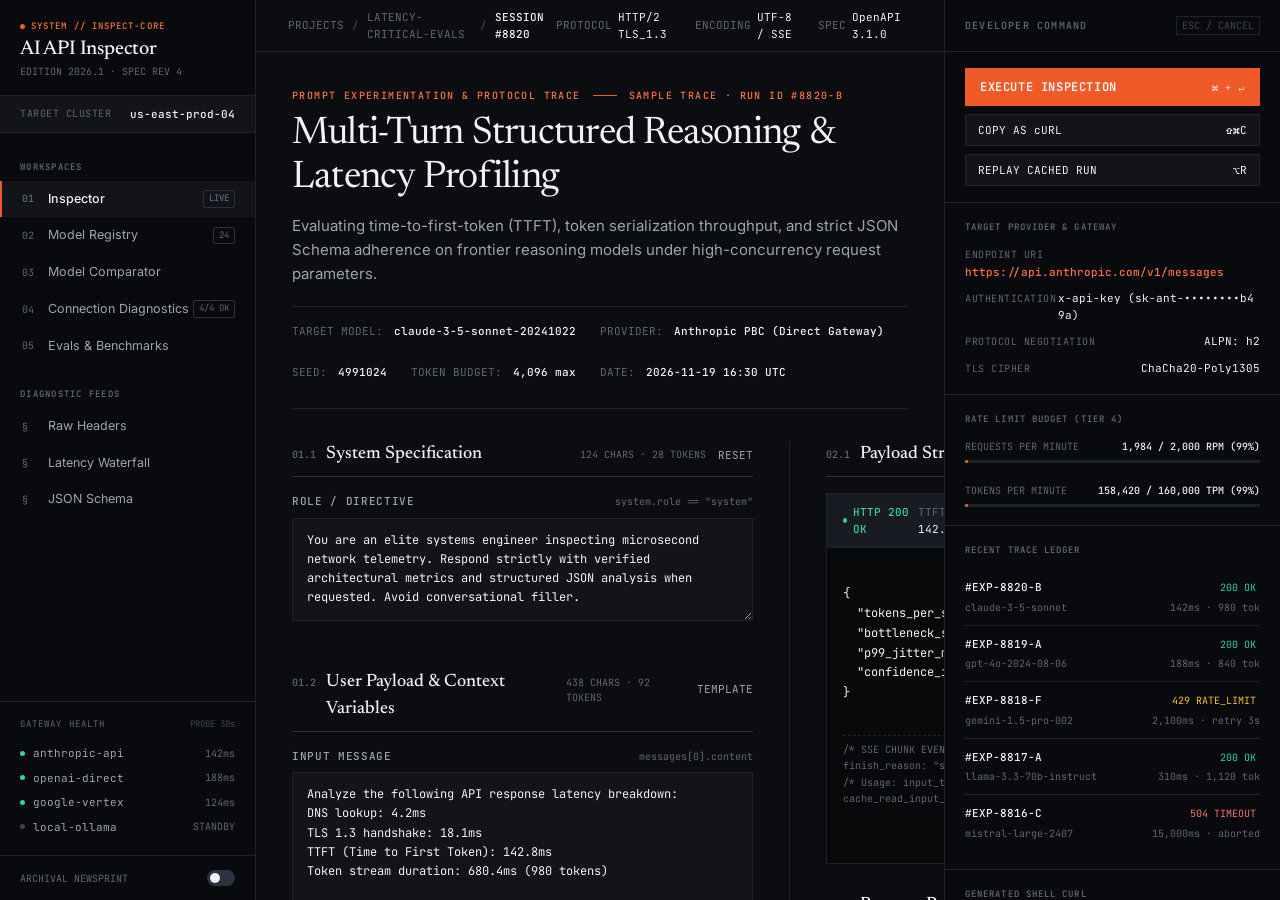
<file: index.html>
<!DOCTYPE html>
<html lang="en">
<head>
  <meta charset="UTF-8">
  <meta name="viewport" content="width=device-width, initial-scale=1.0">
  <title>AI API Inspector — Session 8820 / Prompt Experimentation & Telemetry</title>
  <link rel="stylesheet" href="styles.css">
</head>
<body>
  <!-- Pure CSS Theme Controller -->
  <input type="checkbox" id="theme-toggle" style="display:none;" aria-hidden="true">

  <div class="app-container">

    <!-- ====================================================================
         LEFT NAVIGATION SIDEBAR (Editorial Index & System Health)
         ==================================================================== -->
    <aside class="sidebar" aria-label="Primary Navigation">
      <div>
        <div class="sidebar-masthead">
          <div class="brand-meta">
            <span class="pulse-dot"></span>
            <span>SYSTEM // INSPECT-CORE</span>
          </div>
          <h1 class="brand-title">AI API Inspector</h1>
          <div class="brand-edition">EDITION 2026.1 · SPEC REV 4</div>
        </div>

        <div class="sidebar-scope">
          <span class="scope-label">TARGET CLUSTER</span>
          <span class="scope-value">us-east-prod-04</span>
        </div>

        <nav class="sidebar-nav-container">
          <div class="nav-section-title">Workspaces</div>
          <ul class="nav-list">
            <li class="nav-item">
              <a href="index.html" class="nav-link active">
                <div class="nav-link-left">
                  <span class="nav-index">01</span>
                  <span>Inspector</span>
                </div>
                <span class="nav-badge">LIVE</span>
              </a>
            </li>
            <li class="nav-item">
              <a href="models.html" class="nav-link">
                <div class="nav-link-left">
                  <span class="nav-index">02</span>
                  <span>Model Registry</span>
                </div>
                <span class="nav-badge">24</span>
              </a>
            </li>
            <li class="nav-item">
              <a href="compare.html" class="nav-link">
                <div class="nav-link-left">
                  <span class="nav-index">03</span>
                  <span>Model Comparator</span>
                </div>
              </a>
            </li>
            <li class="nav-item">
              <a href="connections.html" class="nav-link">
                <div class="nav-link-left">
                  <span class="nav-index">04</span>
                  <span>Connection Diagnostics</span>
                </div>
                <span class="nav-badge">4/4 OK</span>
              </a>
            </li>
            <li class="nav-item">
              <a href="benchmarks.html" class="nav-link">
                <div class="nav-link-left">
                  <span class="nav-index">05</span>
                  <span>Evals & Benchmarks</span>
                </div>
              </a>
            </li>
          </ul>

          <div class="nav-section-title" style="margin-top: 12px;">Diagnostic Feeds</div>
          <ul class="nav-list">
            <li class="nav-item">
              <a href="#headers-spec" class="nav-link">
                <div class="nav-link-left">
                  <span class="nav-index">§</span>
                  <span>Raw Headers</span>
                </div>
              </a>
            </li>
            <li class="nav-item">
              <a href="#waterfall-spec" class="nav-link">
                <div class="nav-link-left">
                  <span class="nav-index">§</span>
                  <span>Latency Waterfall</span>
                </div>
              </a>
            </li>
            <li class="nav-item">
              <a href="#schema-spec" class="nav-link">
                <div class="nav-link-left">
                  <span class="nav-index">§</span>
                  <span>JSON Schema</span>
                </div>
              </a>
            </li>
          </ul>
        </nav>
      </div>

      <div>
        <!-- Provider Health Matrix -->
        <div class="provider-matrix">
          <div class="matrix-header">
            <span class="matrix-title">Gateway Health</span>
            <span class="matrix-spec">PROBE 30s</span>
          </div>
          <div class="provider-row">
            <div class="provider-name-group">
              <span class="status-dot active"></span>
              <span>anthropic-api</span>
            </div>
            <span class="provider-latency">142ms</span>
          </div>
          <div class="provider-row">
            <div class="provider-name-group">
              <span class="status-dot active"></span>
              <span>openai-direct</span>
            </div>
            <span class="provider-latency">188ms</span>
          </div>
          <div class="provider-row">
            <div class="provider-name-group">
              <span class="status-dot active"></span>
              <span>google-vertex</span>
            </div>
            <span class="provider-latency">124ms</span>
          </div>
          <div class="provider-row">
            <div class="provider-name-group">
              <span class="status-dot idle"></span>
              <span>local-ollama</span>
            </div>
            <span class="provider-latency">STANDBY</span>
          </div>
        </div>

        <!-- Sidebar Footer & Theme Toggle -->
        <div class="sidebar-footer">
          <div class="theme-toggle-row">
            <span>ARCHIVAL NEWSPRINT</span>
            <label class="toggle-switch" for="theme-toggle" title="Toggle Archival Print / Studio Graphite">
              <span class="toggle-slider"></span>
            </label>
          </div>
        </div>
      </div>
    </aside>

    <!-- ====================================================================
         CENTRAL EDITORIAL WORKSPACE (Publication Layout & Inspection)
         ==================================================================== -->
    <main class="workspace" id="main-content">
      <!-- Editorial Top Bar -->
      <header class="editorial-topbar">
        <div class="breadcrumbs">
          <span>PROJECTS</span>
          <span class="sep">/</span>
          <span>LATENCY-CRITICAL-EVALS</span>
          <span class="sep">/</span>
          <span class="current">SESSION #8820</span>
        </div>
        <div class="topbar-meta">
          <div class="meta-item">
            <span>PROTOCOL</span>
            <span class="val">HTTP/2 TLS_1.3</span>
          </div>
          <div class="meta-item">
            <span>ENCODING</span>
            <span class="val">UTF-8 / SSE</span>
          </div>
          <div class="meta-item">
            <span>SPEC</span>
            <span class="val">OpenAPI 3.1.0</span>
          </div>
        </div>
      </header>

      <!-- Editorial Broadsheet Content -->
      <div class="editorial-body">
        
        <!-- Article Masthead -->
        <article class="editorial-masthead-article">
          <div class="session-kicker">
            <span>PROMPT EXPERIMENTATION & PROTOCOL TRACE</span>
            <span class="kicker-divider"></span>
            <span>SAMPLE TRACE · RUN ID #8820-B</span>
          </div>
          <h2 class="editorial-headline">Multi-Turn Structured Reasoning & Latency Profiling</h2>
          <p class="editorial-deck">
            Evaluating time-to-first-token (TTFT), token serialization throughput, and strict JSON Schema adherence on frontier reasoning models under high-concurrency request parameters.
          </p>

          <div class="article-marginalia">
            <div class="marginalia-item">TARGET MODEL: <strong>claude-3-5-sonnet-20241022</strong></div>
            <div class="marginalia-item">PROVIDER: <strong>Anthropic PBC (Direct Gateway)</strong></div>
            <div class="marginalia-item">SEED: <strong>4991024</strong></div>
            <div class="marginalia-item">TOKEN BUDGET: <strong>4,096 max</strong></div>
            <div class="marginalia-item">DATE: <strong>2026-11-19 16:30 UTC</strong></div>
          </div>
        </article>

        <!-- Asymmetric Editorial Grid: 1.4fr Composition & Hyperparameters | 1fr Stream Telemetry & Waterfall -->
        <div class="editorial-grid asym-65-35">
          
          <!-- Left Editorial Column: Prompt Composition & Schema -->
          <div class="editorial-col">

            <!-- Section 01: System Prompt Specification -->
            <section>
              <div class="section-masthead">
                <div class="section-label">
                  <span class="section-num">01.1</span>
                  <span>System Specification</span>
                </div>
                <div class="section-actions">
                  <span class="field-hint">124 CHARS · 28 TOKENS</span>
                  <span class="text-action">RESET</span>
                </div>
              </div>

              <div class="form-group">
                <div class="form-label-row">
                  <label class="field-label" for="system-prompt">ROLE / DIRECTIVE</label>
                  <span class="field-hint">system.role == "system"</span>
                </div>
                <textarea id="system-prompt" class="input-editorial-textarea" rows="4" spellcheck="false">You are an elite systems engineer inspecting microsecond network telemetry. Respond strictly with verified architectural metrics and structured JSON analysis when requested. Avoid conversational filler.</textarea>
              </div>
            </section>

            <!-- Section 02: User Prompt & Variable Context -->
            <section>
              <div class="section-masthead">
                <div class="section-label">
                  <span class="section-num">01.2</span>
                  <span>User Payload & Context Variables</span>
                </div>
                <div class="section-actions">
                  <span class="field-hint">438 CHARS · 92 TOKENS</span>
                  <span class="text-action">TEMPLATE</span>
                </div>
              </div>

              <div class="form-group">
                <div class="form-label-row">
                  <label class="field-label" for="user-prompt">INPUT MESSAGE</label>
                  <span class="field-hint">messages[0].content</span>
                </div>
                <textarea id="user-prompt" class="input-editorial-textarea" rows="7" spellcheck="false">Analyze the following API response latency breakdown:
DNS lookup: 4.2ms
TLS 1.3 handshake: 18.1ms
TTFT (Time to First Token): 142.8ms
Token stream duration: 680.4ms (980 tokens)

Provide:
1. P99 jitter estimate based on WAN egress.
2. Token generation rate (tokens/sec).
3. Bottleneck classification (Client, Network, or Model Inference).
Output format: Strict JSON compliant with the schema below.</textarea>
              </div>
            </section>

            <!-- Section 03: Structured Output Schema (No Cards, Pure Thin Grid) -->
            <section id="schema-spec">
              <div class="section-masthead">
                <div class="section-label">
                  <span class="section-num">01.3</span>
                  <span>Enforced JSON Schema</span>
                </div>
                <div class="section-actions">
                  <span class="field-hint">tools[0].json_schema</span>
                </div>
              </div>

              <div class="form-group">
                <div class="form-label-row">
                  <label class="field-label" for="json-schema">SCHEMA DEFINITION (STRICT DRAFT-07)</label>
                  <span class="field-hint">validated</span>
                </div>
                <textarea id="json-schema" class="input-editorial-textarea" rows="8" spellcheck="false">{
  "type": "object",
  "properties": {
    "tokens_per_second": { "type": "number" },
    "bottleneck_source": { "type": "string", "enum": ["client", "network", "inference"] },
    "p99_jitter_ms": { "type": "number" },
    "confidence_interval": { "type": "number", "minimum": 0, "maximum": 1 }
  },
  "required": ["tokens_per_second", "bottleneck_source", "p99_jitter_ms"],
  "additionalProperties": false
}</textarea>
              </div>
            </section>

            <!-- Section 04: Hyperparameters Typographic Spec Table -->
            <section>
              <div class="section-masthead">
                <div class="section-label">
                  <span class="section-num">01.4</span>
                  <span>Execution Parameters</span>
                </div>
                <div class="section-actions">
                  <span class="field-hint">DEFAULT PROFILE</span>
                </div>
              </div>

              <table class="spec-table" aria-label="Model Parameters">
                <thead>
                  <tr>
                    <th>PARAMETER</th>
                    <th>TYPE</th>
                    <th>SETTING</th>
                    <th style="text-align:right;">VALUE</th>
                  </tr>
                </thead>
                <tbody>
                  <tr>
                    <td class="param-name">temperature</td>
                    <td>float [0.0..1.0]</td>
                    <td>
                      <input type="range" min="0" max="100" value="20" class="param-slider-inline" aria-label="Temperature slider">
                    </td>
                    <td class="param-val">0.20</td>
                  </tr>
                  <tr>
                    <td class="param-name">top_p</td>
                    <td>float [0.0..1.0]</td>
                    <td>
                      <input type="range" min="0" max="100" value="95" class="param-slider-inline" aria-label="Top-P slider">
                    </td>
                    <td class="param-val">0.95</td>
                  </tr>
                  <tr>
                    <td class="param-name">max_tokens</td>
                    <td>integer</td>
                    <td>bounded</td>
                    <td class="param-val">4,096</td>
                  </tr>
                  <tr>
                    <td class="param-name">stop_sequences</td>
                    <td>array[string]</td>
                    <td>exact match</td>
                    <td class="param-val">["&lt;|endoftext|&gt;"]</td>
                  </tr>
                  <tr>
                    <td class="param-name">presence_penalty</td>
                    <td>float [-2.0..2.0]</td>
                    <td>neutral</td>
                    <td class="param-val">0.00</td>
                  </tr>
                  <tr>
                    <td class="param-name">frequency_penalty</td>
                    <td>float [-2.0..2.0]</td>
                    <td>neutral</td>
                    <td class="param-val">0.00</td>
                  </tr>
                </tbody>
              </table>
            </section>

          </div>

          <!-- Right Editorial Column: Response Inspection & Telemetry (Divided by thin line) -->
          <div class="editorial-col editorial-col-divider">

            <!-- Section 02: Response Stream Inspection -->
            <section>
              <div class="section-masthead">
                <div class="section-label">
                  <span class="section-num">02.1</span>
                  <span>Payload Stream Inspection</span>
                </div>
                <div class="section-actions">
                  <span class="text-action">RAW SSE</span>
                  <span class="text-action">PARSED</span>
                </div>
              </div>

              <div class="stream-inspector">
                <div class="stream-toolbar">
                  <div class="status-badge-subtle">
                    <span class="status-dot active"></span>
                    <span>HTTP 200 OK</span>
                  </div>
                  <div class="stream-metrics">
                    <span>TTFT: <span class="v">142.8ms</span></span>
                    <span>TOTAL: <span class="v">845.5ms</span></span>
                    <span>TOKENS: <span class="v">980</span></span>
                  </div>
                </div>

                <div class="stream-content">
{
  "tokens_per_second": 144.03,
  "bottleneck_source": "inference",
  "p99_jitter_ms": 14.8,
  "confidence_interval": 0.984
}

<span class="stream-chunk-event">/* SSE CHUNK EVENT stream_end · id: msg_01X9Z82 · finish_reason: "stop" */
/* Usage: input_tokens: 120 · output_tokens: 48 · cache_read_input_tokens: 0 */</span>
                </div>
              </div>
            </section>

            <!-- Section 02.2: Latency Waterfall Breakdown -->
            <section id="waterfall-spec">
              <div class="section-masthead">
                <div class="section-label">
                  <span class="section-num">02.2</span>
                  <span>Request-Response Waterfall</span>
                </div>
                <div class="section-actions">
                  <span class="field-hint">TOTAL 845.5ms</span>
                </div>
              </div>

              <div class="waterfall-card">
                <div class="waterfall-header">
                  <span>Connection Phase</span>
                  <span>Duration</span>
                </div>
                <div class="waterfall-bars">
                  <div class="waterfall-stage">
                    <span class="stage-label">DNS Lookup</span>
                    <div class="stage-bar-track">
                      <div class="stage-bar-fill dns" style="left: 0; width: 4%;"></div>
                    </div>
                    <span class="stage-duration">4.2ms</span>
                  </div>

                  <div class="waterfall-stage">
                    <span class="stage-label">TLS 1.3 Handshake</span>
                    <div class="stage-bar-track">
                      <div class="stage-bar-fill" style="left: 4%; width: 8%;"></div>
                    </div>
                    <span class="stage-duration">18.1ms</span>
                  </div>

                  <div class="waterfall-stage">
                    <span class="stage-label">TTFT (Inference)</span>
                    <div class="stage-bar-track">
                      <div class="stage-bar-fill ttft" style="left: 12%; width: 22%;"></div>
                    </div>
                    <span class="stage-duration">142.8ms</span>
                  </div>

                  <div class="waterfall-stage">
                    <span class="stage-label">Token Streaming</span>
                    <div class="stage-bar-track">
                      <div class="stage-bar-fill" style="left: 34%; width: 66%;"></div>
                    </div>
                    <span class="stage-duration">680.4ms</span>
                  </div>
                </div>
              </div>
            </section>

            <!-- Section 02.3: Token Cost Accounting & Ledger -->
            <section>
              <div class="section-masthead">
                <div class="section-label">
                  <span class="section-num">02.3</span>
                  <span>Token Accounting & Cost</span>
                </div>
                <div class="section-actions">
                  <span class="field-hint">CURRENCY: USD</span>
                </div>
              </div>

              <table class="spec-table" aria-label="Token Accounting">
                <thead>
                  <tr>
                    <th>METRIC</th>
                    <th>COUNT</th>
                    <th>UNIT RATE (1M)</th>
                    <th style="text-align:right;">SUBTOTAL</th>
                  </tr>
                </thead>
                <tbody>
                  <tr>
                    <td class="param-name">Prompt Tokens</td>
                    <td>120</td>
                    <td>$3.00</td>
                    <td class="param-val">$0.00036</td>
                  </tr>
                  <tr>
                    <td class="param-name">Completion Tokens</td>
                    <td>48</td>
                    <td>$15.00</td>
                    <td class="param-val">$0.00072</td>
                  </tr>
                  <tr>
                    <td class="param-name">Cache Read Tokens</td>
                    <td>0</td>
                    <td>$0.30</td>
                    <td class="param-val">$0.00000</td>
                  </tr>
                  <tr style="font-weight: 600;">
                    <td class="param-name" style="color:var(--text-primary);">Total Session Cost</td>
                    <td>168 tok</td>
                    <td>—</td>
                    <td class="param-val" style="color:var(--accent-text);">$0.00108</td>
                  </tr>
                </tbody>
              </table>
            </section>

            <!-- Section 02.4: Raw HTTP Response Headers (Inspectable) -->
            <section id="headers-spec">
              <div class="section-masthead">
                <div class="section-label">
                  <span class="section-num">02.4</span>
                  <span>HTTP Response Headers</span>
                </div>
                <div class="section-actions">
                  <span class="field-hint">7 HEADERS</span>
                </div>
              </div>

              <div class="curl-box" style="font-size: 10.5px; max-height: 190px; overflow-y: auto;">date: Wed, 19 Nov 2026 16:30:14 GMT
content-type: text/event-stream; charset=utf-8
transfer-encoding: chunked
connection: keep-alive
request-id: req_01E49A9B487A902
anthropic-ratelimit-requests-limit: 2000
anthropic-ratelimit-requests-remaining: 1984
anthropic-ratelimit-requests-reset: 2026-11-19T16:31:00Z
anthropic-ratelimit-tokens-limit: 160000
anthropic-ratelimit-tokens-remaining: 158420
cf-ray: 8e50b892a0149f12-EWR</div>
            </section>

          </div>

        </div>

      </div>
    </main>

    <!-- ====================================================================
         RIGHT DEVELOPER COMMAND CENTRE (Operational Utilities & Ledger)
         ==================================================================== -->
    <aside class="command-centre" aria-label="Developer Command Center">
      
      <!-- Command Bar Header -->
      <div class="command-header">
        <span class="command-title">Developer Command</span>
        <span class="command-shortcut">ESC / CANCEL</span>
      </div>

      <!-- Primary Action Buttons (Restrained, Monochrome with Vermilion Accent, Zero Glow) -->
      <div class="command-actions-section">
        <button type="button" class="btn-execute">
          <span>EXECUTE INSPECTION</span>
          <span class="key-hint">⌘ + ↵</span>
        </button>
        <button type="button" class="btn-secondary">
          <span>COPY AS cURL</span>
          <span class="key-hint">⇧⌘C</span>
        </button>
        <button type="button" class="btn-secondary">
          <span>REPLAY CACHED RUN</span>
          <span class="key-hint">⌥R</span>
        </button>
      </div>

      <!-- Active Provider & Endpoint Configuration -->
      <div class="command-block">
        <div class="block-label">Target Provider & Gateway</div>
        <div class="key-value-list">
          <div class="kv-row">
            <span class="kv-key">ENDPOINT URI</span>
            <span class="kv-val endpoint">https://api.anthropic.com/v1/messages</span>
          </div>
          <div class="kv-row inline">
            <span class="kv-key">AUTHENTICATION</span>
            <span class="kv-val">x-api-key (sk-ant-••••••••b49a)</span>
          </div>
          <div class="kv-row inline">
            <span class="kv-key">PROTOCOL NEGOTIATION</span>
            <span class="kv-val">ALPN: h2</span>
          </div>
          <div class="kv-row inline">
            <span class="kv-key">TLS CIPHER</span>
            <span class="kv-val">ChaCha20-Poly1305</span>
          </div>
        </div>
      </div>

      <!-- Rate Limit & Quota Monitor (Pure Monospace Data) -->
      <div class="command-block">
        <div class="block-label">Rate Limit Budget (Tier 4)</div>
        <div class="key-value-list">
          <div>
            <div class="gauge-meta">
              <span>REQUESTS PER MINUTE</span>
              <span style="color:var(--text-primary); font-weight: 500;">1,984 / 2,000 RPM (99%)</span>
            </div>
            <div class="rate-limit-gauge">
              <div class="gauge-track">
                <div class="gauge-fill" style="width: 1%;"></div>
              </div>
            </div>
          </div>

          <div style="margin-top: 10px;">
            <div class="gauge-meta">
              <span>TOKENS PER MINUTE</span>
              <span style="color:var(--text-primary); font-weight: 500;">158,420 / 160,000 TPM (99%)</span>
            </div>
            <div class="rate-limit-gauge">
              <div class="gauge-track">
                <div class="gauge-fill" style="width: 1%;"></div>
              </div>
            </div>
          </div>
        </div>
      </div>

      <!-- Recent Experiments & Trace Ledger -->
      <div class="command-block" style="flex: 1;">
        <div class="block-label">Recent Trace Ledger</div>
        <ul class="ledger-list">
          <li class="ledger-item">
            <div class="ledger-top">
              <span class="ledger-id">#EXP-8820-B</span>
              <span class="ledger-status ok">200 OK</span>
            </div>
            <div class="ledger-bottom">
              <span>claude-3-5-sonnet</span>
              <span>142ms · 980 tok</span>
            </div>
          </li>
          <li class="ledger-item">
            <div class="ledger-top">
              <span class="ledger-id">#EXP-8819-A</span>
              <span class="ledger-status ok">200 OK</span>
            </div>
            <div class="ledger-bottom">
              <span>gpt-4o-2024-08-06</span>
              <span>188ms · 840 tok</span>
            </div>
          </li>
          <li class="ledger-item">
            <div class="ledger-top">
              <span class="ledger-id">#EXP-8818-F</span>
              <span class="ledger-status rate">429 RATE_LIMIT</span>
            </div>
            <div class="ledger-bottom">
              <span>gemini-1.5-pro-002</span>
              <span>2,100ms · retry 3s</span>
            </div>
          </li>
          <li class="ledger-item">
            <div class="ledger-top">
              <span class="ledger-id">#EXP-8817-A</span>
              <span class="ledger-status ok">200 OK</span>
            </div>
            <div class="ledger-bottom">
              <span>llama-3.3-70b-instruct</span>
              <span>310ms · 1,120 tok</span>
            </div>
          </li>
          <li class="ledger-item">
            <div class="ledger-top">
              <span class="ledger-id">#EXP-8816-C</span>
              <span class="ledger-status err">504 TIMEOUT</span>
            </div>
            <div class="ledger-bottom">
              <span>mistral-large-2407</span>
              <span>15,000ms · aborted</span>
            </div>
          </li>
        </ul>
      </div>

      <!-- Quick cURL Inspector Box -->
      <div class="command-block">
        <div class="block-label">Generated Shell cURL</div>
        <div class="curl-box"><span class="kw">curl</span> <span class="flag">-X</span> POST https://api.anthropic.com/v1/messages \
  <span class="flag">-H</span> <span class="str">"x-api-key: $ANTHROPIC_API_KEY"</span> \
  <span class="flag">-H</span> <span class="str">"anthropic-version: 2023-06-01"</span> \
  <span class="flag">-H</span> <span class="str">"content-type: application/json"</span> \
  <span class="flag">-d</span> <span class="str">'{"model":"claude-3-5-sonnet-20241022","max_tokens":4096,"temperature":0.2}'</span></div>
      </div>

    </aside>

  </div>
</body>
</html>
</file>
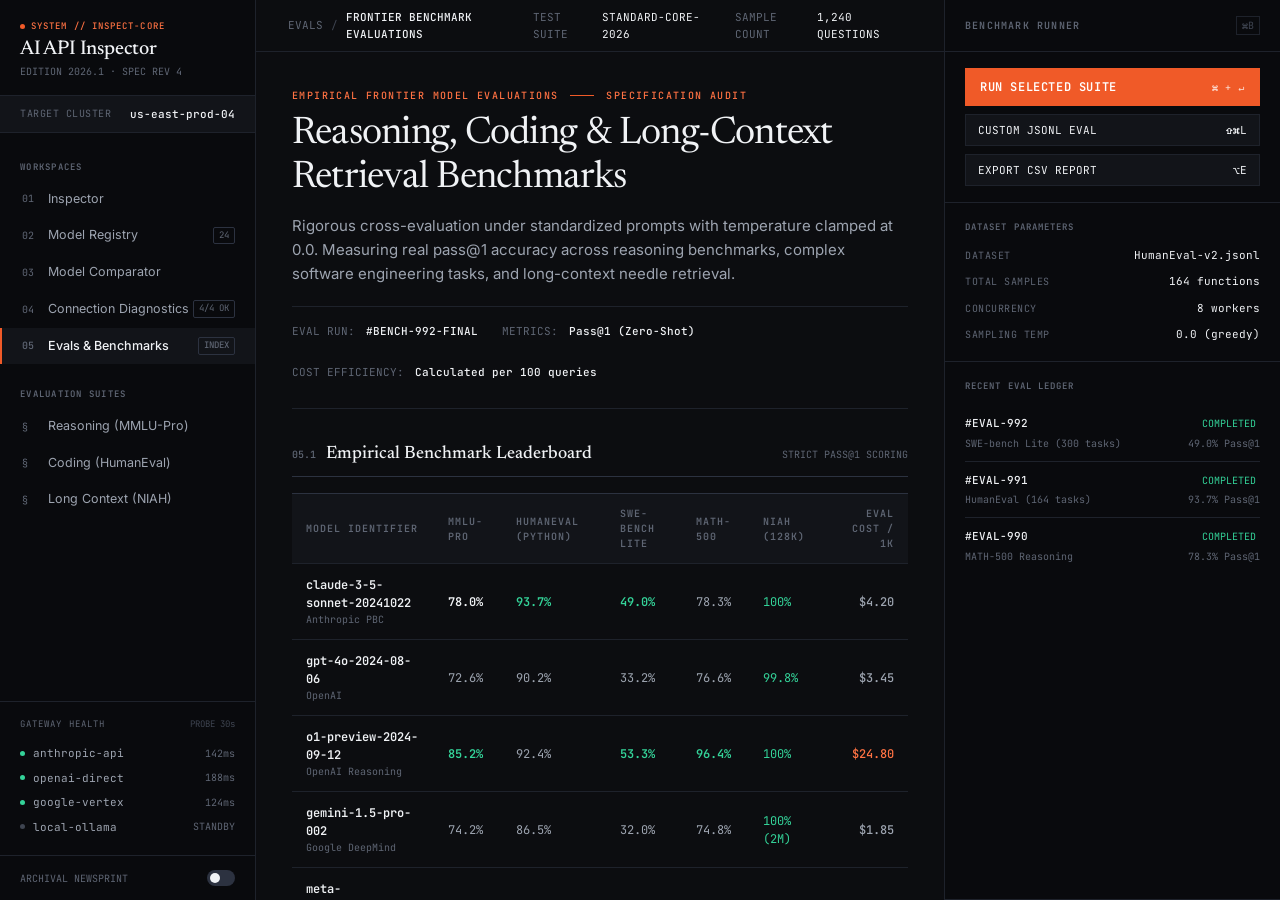
<file: benchmarks.html>
<!DOCTYPE html>
<html lang="en">
<head>
  <meta charset="UTF-8">
  <meta name="viewport" content="width=device-width, initial-scale=1.0">
  <title>AI API Inspector — Benchmark Evaluation Suite</title>
  <link rel="stylesheet" href="styles.css">
</head>
<body>
  <input type="checkbox" id="theme-toggle" style="display:none;" aria-hidden="true">

  <div class="app-container">

    <!-- ====================================================================
         LEFT NAVIGATION SIDEBAR
         ==================================================================== -->
    <aside class="sidebar" aria-label="Primary Navigation">
      <div>
        <div class="sidebar-masthead">
          <div class="brand-meta">
            <span class="pulse-dot"></span>
            <span>SYSTEM // INSPECT-CORE</span>
          </div>
          <h1 class="brand-title">AI API Inspector</h1>
          <div class="brand-edition">EDITION 2026.1 · SPEC REV 4</div>
        </div>

        <div class="sidebar-scope">
          <span class="scope-label">TARGET CLUSTER</span>
          <span class="scope-value">us-east-prod-04</span>
        </div>

        <nav class="sidebar-nav-container">
          <div class="nav-section-title">Workspaces</div>
          <ul class="nav-list">
            <li class="nav-item">
              <a href="index.html" class="nav-link">
                <div class="nav-link-left">
                  <span class="nav-index">01</span>
                  <span>Inspector</span>
                </div>
              </a>
            </li>
            <li class="nav-item">
              <a href="models.html" class="nav-link">
                <div class="nav-link-left">
                  <span class="nav-index">02</span>
                  <span>Model Registry</span>
                </div>
                <span class="nav-badge">24</span>
              </a>
            </li>
            <li class="nav-item">
              <a href="compare.html" class="nav-link">
                <div class="nav-link-left">
                  <span class="nav-index">03</span>
                  <span>Model Comparator</span>
                </div>
              </a>
            </li>
            <li class="nav-item">
              <a href="connections.html" class="nav-link">
                <div class="nav-link-left">
                  <span class="nav-index">04</span>
                  <span>Connection Diagnostics</span>
                </div>
                <span class="nav-badge">4/4 OK</span>
              </a>
            </li>
            <li class="nav-item">
              <a href="benchmarks.html" class="nav-link active">
                <div class="nav-link-left">
                  <span class="nav-index">05</span>
                  <span>Evals & Benchmarks</span>
                </div>
                <span class="nav-badge">INDEX</span>
              </a>
            </li>
          </ul>

          <div class="nav-section-title" style="margin-top: 12px;">Evaluation Suites</div>
          <ul class="nav-list">
            <li class="nav-item">
              <a href="#mmlu" class="nav-link">
                <div class="nav-link-left">
                  <span class="nav-index">§</span>
                  <span>Reasoning (MMLU-Pro)</span>
                </div>
              </a>
            </li>
            <li class="nav-item">
              <a href="#humaneval" class="nav-link">
                <div class="nav-link-left">
                  <span class="nav-index">§</span>
                  <span>Coding (HumanEval)</span>
                </div>
              </a>
            </li>
            <li class="nav-item">
              <a href="#niah" class="nav-link">
                <div class="nav-link-left">
                  <span class="nav-index">§</span>
                  <span>Long Context (NIAH)</span>
                </div>
              </a>
            </li>
          </ul>
        </nav>
      </div>

      <div>
        <div class="provider-matrix">
          <div class="matrix-header">
            <span class="matrix-title">Gateway Health</span>
            <span class="matrix-spec">PROBE 30s</span>
          </div>
          <div class="provider-row">
            <div class="provider-name-group">
              <span class="status-dot active"></span>
              <span>anthropic-api</span>
            </div>
            <span class="provider-latency">142ms</span>
          </div>
          <div class="provider-row">
            <div class="provider-name-group">
              <span class="status-dot active"></span>
              <span>openai-direct</span>
            </div>
            <span class="provider-latency">188ms</span>
          </div>
          <div class="provider-row">
            <div class="provider-name-group">
              <span class="status-dot active"></span>
              <span>google-vertex</span>
            </div>
            <span class="provider-latency">124ms</span>
          </div>
          <div class="provider-row">
            <div class="provider-name-group">
              <span class="status-dot idle"></span>
              <span>local-ollama</span>
            </div>
            <span class="provider-latency">STANDBY</span>
          </div>
        </div>

        <div class="sidebar-footer">
          <div class="theme-toggle-row">
            <span>ARCHIVAL NEWSPRINT</span>
            <label class="toggle-switch" for="theme-toggle" title="Toggle Archival Print / Studio Graphite">
              <span class="toggle-slider"></span>
            </label>
          </div>
        </div>
      </div>
    </aside>

    <!-- ====================================================================
         CENTRAL EDITORIAL WORKSPACE (Benchmarks)
         ==================================================================== -->
    <main class="workspace" id="main-content">
      <header class="editorial-topbar">
        <div class="breadcrumbs">
          <span>EVALS</span>
          <span class="sep">/</span>
          <span class="current">FRONTIER BENCHMARK EVALUATIONS</span>
        </div>
        <div class="topbar-meta">
          <div class="meta-item">
            <span>TEST SUITE</span>
            <span class="val">STANDARD-CORE-2026</span>
          </div>
          <div class="meta-item">
            <span>SAMPLE COUNT</span>
            <span class="val">1,240 QUESTIONS</span>
          </div>
        </div>
      </header>

      <div class="editorial-body">
        
        <article class="editorial-masthead-article">
          <div class="session-kicker">
            <span>EMPIRICAL FRONTIER MODEL EVALUATIONS</span>
            <span class="kicker-divider"></span>
            <span>SPECIFICATION AUDIT</span>
          </div>
          <h2 class="editorial-headline">Reasoning, Coding & Long-Context Retrieval Benchmarks</h2>
          <p class="editorial-deck">
            Rigorous cross-evaluation under standardized prompts with temperature clamped at 0.0. Measuring real pass@1 accuracy across reasoning benchmarks, complex software engineering tasks, and long-context needle retrieval.
          </p>

          <div class="article-marginalia">
            <div class="marginalia-item">EVAL RUN: <strong>#BENCH-992-FINAL</strong></div>
            <div class="marginalia-item">METRICS: <strong>Pass@1 (Zero-Shot)</strong></div>
            <div class="marginalia-item">COST EFFICIENCY: <strong>Calculated per 100 queries</strong></div>
          </div>
        </article>

        <!-- Benchmark Matrix Table (Editorial Typography, Hairlines) -->
        <section id="mmlu">
          <div class="section-masthead">
            <div class="section-label">
              <span class="section-num">05.1</span>
              <span>Empirical Benchmark Leaderboard</span>
            </div>
            <div class="section-actions">
              <span class="field-hint">STRICT PASS@1 SCORING</span>
            </div>
          </div>

          <div class="table-editorial-container">
            <table class="data-table-editorial" aria-label="Benchmark Scores">
              <thead>
                <tr>
                  <th>MODEL IDENTIFIER</th>
                  <th>MMLU-PRO</th>
                  <th>HUMANEVAL (PYTHON)</th>
                  <th>SWE-BENCH LITE</th>
                  <th>MATH-500</th>
                  <th>NIAH (128K)</th>
                  <th style="text-align:right;">EVAL COST / 1K</th>
                </tr>
              </thead>
              <tbody>
                <tr>
                  <td>
                    <span class="model-id">claude-3-5-sonnet-20241022</span>
                    <div style="font-size:10px; color:var(--text-muted);">Anthropic PBC</div>
                  </td>
                  <td style="font-weight:600; color:var(--text-primary);">78.0%</td>
                  <td style="font-weight:600; color:var(--status-ok);">93.7%</td>
                  <td style="font-weight:600; color:var(--status-ok);">49.0%</td>
                  <td>78.3%</td>
                  <td style="color:var(--status-ok);">100%</td>
                  <td style="text-align:right; font-weight:500;">$4.20</td>
                </tr>
                <tr>
                  <td>
                    <span class="model-id">gpt-4o-2024-08-06</span>
                    <div style="font-size:10px; color:var(--text-muted);">OpenAI</div>
                  </td>
                  <td>72.6%</td>
                  <td>90.2%</td>
                  <td>33.2%</td>
                  <td>76.6%</td>
                  <td style="color:var(--status-ok);">99.8%</td>
                  <td style="text-align:right; font-weight:500;">$3.45</td>
                </tr>
                <tr>
                  <td>
                    <span class="model-id">o1-preview-2024-09-12</span>
                    <div style="font-size:10px; color:var(--text-muted);">OpenAI Reasoning</div>
                  </td>
                  <td style="font-weight:600; color:var(--status-ok);">85.2%</td>
                  <td>92.4%</td>
                  <td style="font-weight:600; color:var(--status-ok);">53.3%</td>
                  <td style="font-weight:600; color:var(--status-ok);">96.4%</td>
                  <td style="color:var(--status-ok);">100%</td>
                  <td style="text-align:right; font-weight:500; color:var(--accent-text);">$24.80</td>
                </tr>
                <tr>
                  <td>
                    <span class="model-id">gemini-1.5-pro-002</span>
                    <div style="font-size:10px; color:var(--text-muted);">Google DeepMind</div>
                  </td>
                  <td>74.2%</td>
                  <td>86.5%</td>
                  <td>32.0%</td>
                  <td>74.8%</td>
                  <td style="color:var(--status-ok);">100% (2M)</td>
                  <td style="text-align:right; font-weight:500;">$1.85</td>
                </tr>
                <tr>
                  <td>
                    <span class="model-id">meta-llama/llama-3.3-70b-instruct</span>
                    <div style="font-size:10px; color:var(--text-muted);">Meta AI / Open Weights</div>
                  </td>
                  <td>70.1%</td>
                  <td>88.4%</td>
                  <td>27.3%</td>
                  <td>73.0%</td>
                  <td style="color:var(--status-warn);">97.2%</td>
                  <td style="text-align:right; font-weight:500; color:var(--status-ok);">$0.85</td>
                </tr>
              </tbody>
            </table>
          </div>
        </section>

        <!-- Long-Context Needle In A Haystack (NIAH) Retrieval Spec -->
        <div class="editorial-grid asym-65-35" style="margin-top: 48px;" id="niah">
          
          <div class="editorial-col">
            <section>
              <div class="section-masthead">
                <div class="section-label">
                  <span class="section-num">05.2</span>
                  <span>Needle-in-a-Haystack Depth Retrieval Fidelity (128k Context)</span>
                </div>
              </div>

              <table class="spec-table" aria-label="Retrieval Depth Matrix">
                <thead>
                  <tr>
                    <th>DOCUMENT DEPTH</th>
                    <th>CLAUDE 3.5 SONNET</th>
                    <th>GPT-4O</th>
                    <th style="text-align:right;">GEMINI 1.5 PRO</th>
                  </tr>
                </thead>
                <tbody>
                  <tr>
                    <td class="param-name">0% (Top of Context)</td>
                    <td style="color:var(--status-ok);">100% Pass</td>
                    <td style="color:var(--status-ok);">100% Pass</td>
                    <td class="param-val" style="color:var(--status-ok);">100% Pass</td>
                  </tr>
                  <tr>
                    <td class="param-name">25% Depth</td>
                    <td style="color:var(--status-ok);">100% Pass</td>
                    <td style="color:var(--status-ok);">100% Pass</td>
                    <td class="param-val" style="color:var(--status-ok);">100% Pass</td>
                  </tr>
                  <tr>
                    <td class="param-name">50% Depth (Middle / Lost in Middle)</td>
                    <td style="color:var(--status-ok);">100% Pass</td>
                    <td style="color:var(--status-ok);">99.4% Pass</td>
                    <td class="param-val" style="color:var(--status-ok);">100% Pass</td>
                  </tr>
                  <tr>
                    <td class="param-name">75% Depth</td>
                    <td style="color:var(--status-ok);">100% Pass</td>
                    <td style="color:var(--status-ok);">100% Pass</td>
                    <td class="param-val" style="color:var(--status-ok);">100% Pass</td>
                  </tr>
                  <tr>
                    <td class="param-name">100% (End of Context)</td>
                    <td style="color:var(--status-ok);">100% Pass</td>
                    <td style="color:var(--status-ok);">100% Pass</td>
                    <td class="param-val" style="color:var(--status-ok);">100% Pass</td>
                  </tr>
                </tbody>
              </table>
            </section>
          </div>

          <div class="editorial-col editorial-col-divider">
            <section>
              <div class="section-masthead">
                <div class="section-label">
                  <span class="section-num">05.3</span>
                  <span>Accuracy per Dollar Ratio</span>
                </div>
              </div>

              <div class="waterfall-card" style="border:none; padding-top:0;">
                <p style="font-size:12px; color:var(--text-secondary); line-height:1.6; margin-bottom:12px;">
                  Calculated as (MMLU-Pro Score / Price per 1M blended tokens). Higher values indicate superior economic efficiency for production inference.
                </p>
                <div class="waterfall-bars">
                  <div class="waterfall-stage">
                    <span class="stage-label">Llama 3.3 70B</span>
                    <div class="stage-bar-track">
                      <div class="stage-bar-fill ttft" style="left:0; width:95%;"></div>
                    </div>
                    <span class="stage-duration">101.5</span>
                  </div>
                  <div class="waterfall-stage">
                    <span class="stage-label">Gemini 1.5 Pro</span>
                    <div class="stage-bar-track">
                      <div class="stage-bar-fill dns" style="left:0; width:52%;"></div>
                    </div>
                    <span class="stage-duration">23.7</span>
                  </div>
                  <div class="waterfall-stage">
                    <span class="stage-label">Claude 3.5 Sonnet</span>
                    <div class="stage-bar-track">
                      <div class="stage-bar-fill" style="left:0; width:22%;"></div>
                    </div>
                    <span class="stage-duration">8.7</span>
                  </div>
                  <div class="waterfall-stage">
                    <span class="stage-label">o1-preview</span>
                    <div class="stage-bar-track">
                      <div class="stage-bar-fill" style="left:0; width:8%;"></div>
                    </div>
                    <span class="stage-duration">2.3</span>
                  </div>
                </div>
              </div>
            </section>
          </div>

        </div>

      </div>
    </main>

    <!-- ====================================================================
         RIGHT DEVELOPER COMMAND CENTRE
         ==================================================================== -->
    <aside class="command-centre" aria-label="Developer Command Center">
      <div class="command-header">
        <span class="command-title">Benchmark Runner</span>
        <span class="command-shortcut">⌘B</span>
      </div>

      <div class="command-actions-section">
        <button type="button" class="btn-execute">
          <span>RUN SELECTED SUITE</span>
          <span class="key-hint">⌘ + ↵</span>
        </button>
        <button type="button" class="btn-secondary">
          <span>CUSTOM JSONL EVAL</span>
          <span class="key-hint">⇧⌘L</span>
        </button>
        <button type="button" class="btn-secondary">
          <span>EXPORT CSV REPORT</span>
          <span class="key-hint">⌥E</span>
        </button>
      </div>

      <div class="command-block">
        <div class="block-label">Dataset Parameters</div>
        <div class="key-value-list">
          <div class="kv-row inline">
            <span class="kv-key">DATASET</span>
            <span class="kv-val">HumanEval-v2.jsonl</span>
          </div>
          <div class="kv-row inline">
            <span class="kv-key">TOTAL SAMPLES</span>
            <span class="kv-val">164 functions</span>
          </div>
          <div class="kv-row inline">
            <span class="kv-key">CONCURRENCY</span>
            <span class="kv-val">8 workers</span>
          </div>
          <div class="kv-row inline">
            <span class="kv-key">SAMPLING TEMP</span>
            <span class="kv-val">0.0 (greedy)</span>
          </div>
        </div>
      </div>

      <div class="command-block" style="flex:1;">
        <div class="block-label">Recent Eval Ledger</div>
        <ul class="ledger-list">
          <li class="ledger-item">
            <div class="ledger-top">
              <span class="ledger-id">#EVAL-992</span>
              <span class="ledger-status ok">COMPLETED</span>
            </div>
            <div class="ledger-bottom">
              <span>SWE-bench Lite (300 tasks)</span>
              <span>49.0% Pass@1</span>
            </div>
          </li>
          <li class="ledger-item">
            <div class="ledger-top">
              <span class="ledger-id">#EVAL-991</span>
              <span class="ledger-status ok">COMPLETED</span>
            </div>
            <div class="ledger-bottom">
              <span>HumanEval (164 tasks)</span>
              <span>93.7% Pass@1</span>
            </div>
          </li>
          <li class="ledger-item">
            <div class="ledger-top">
              <span class="ledger-id">#EVAL-990</span>
              <span class="ledger-status ok">COMPLETED</span>
            </div>
            <div class="ledger-bottom">
              <span>MATH-500 Reasoning</span>
              <span>78.3% Pass@1</span>
            </div>
          </li>
        </ul>
      </div>
    </aside>

  </div>
</body>
</html>
</file>
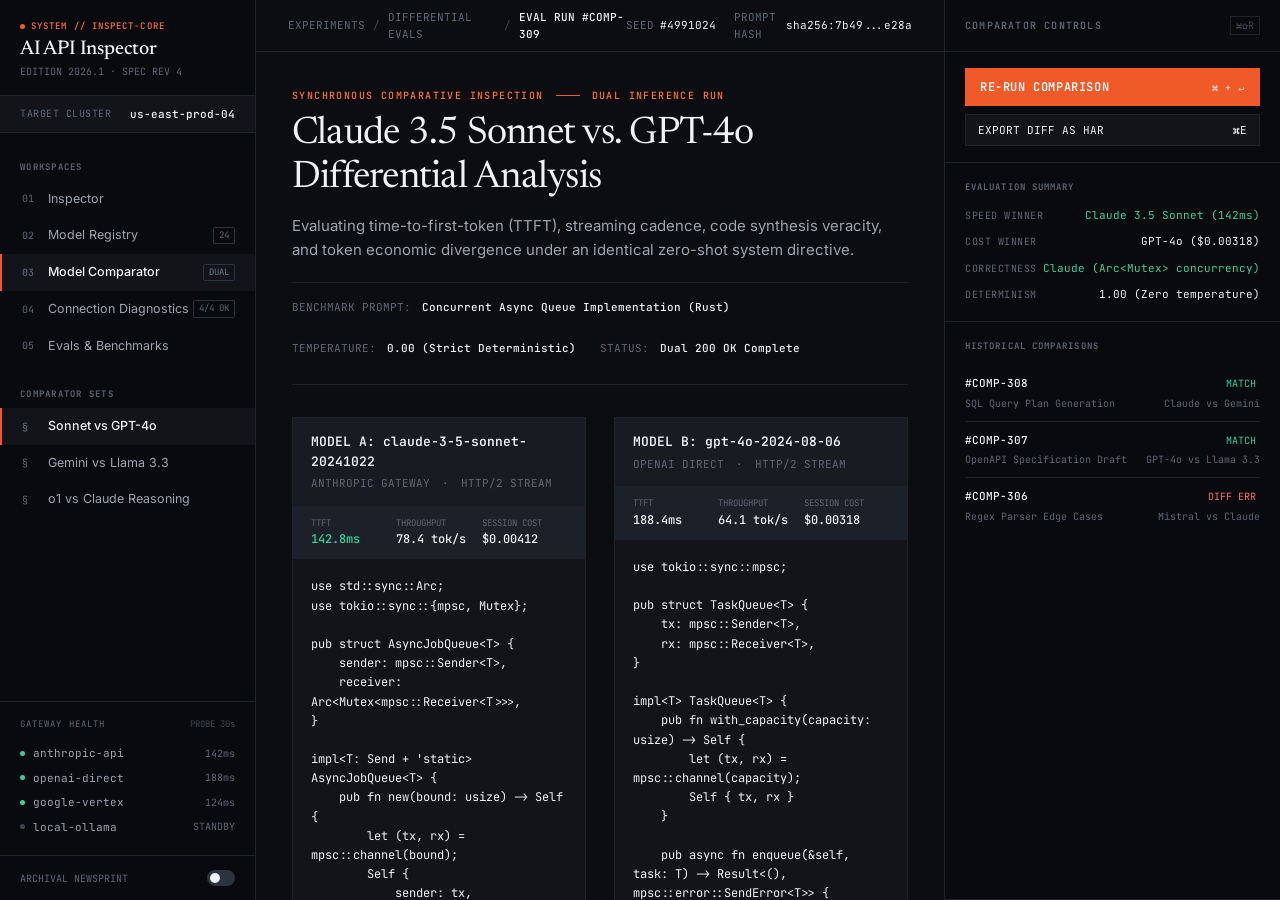
<file: compare.html>
<!DOCTYPE html>
<html lang="en">
<head>
  <meta charset="UTF-8">
  <meta name="viewport" content="width=device-width, initial-scale=1.0">
  <title>AI API Inspector — Side-by-Side Model Comparison</title>
  <link rel="stylesheet" href="styles.css">
</head>
<body>
  <input type="checkbox" id="theme-toggle" style="display:none;" aria-hidden="true">

  <div class="app-container">

    <!-- ====================================================================
         LEFT NAVIGATION SIDEBAR
         ==================================================================== -->
    <aside class="sidebar" aria-label="Primary Navigation">
      <div>
        <div class="sidebar-masthead">
          <div class="brand-meta">
            <span class="pulse-dot"></span>
            <span>SYSTEM // INSPECT-CORE</span>
          </div>
          <h1 class="brand-title">AI API Inspector</h1>
          <div class="brand-edition">EDITION 2026.1 · SPEC REV 4</div>
        </div>

        <div class="sidebar-scope">
          <span class="scope-label">TARGET CLUSTER</span>
          <span class="scope-value">us-east-prod-04</span>
        </div>

        <nav class="sidebar-nav-container">
          <div class="nav-section-title">Workspaces</div>
          <ul class="nav-list">
            <li class="nav-item">
              <a href="index.html" class="nav-link">
                <div class="nav-link-left">
                  <span class="nav-index">01</span>
                  <span>Inspector</span>
                </div>
              </a>
            </li>
            <li class="nav-item">
              <a href="models.html" class="nav-link">
                <div class="nav-link-left">
                  <span class="nav-index">02</span>
                  <span>Model Registry</span>
                </div>
                <span class="nav-badge">24</span>
              </a>
            </li>
            <li class="nav-item">
              <a href="compare.html" class="nav-link active">
                <div class="nav-link-left">
                  <span class="nav-index">03</span>
                  <span>Model Comparator</span>
                </div>
                <span class="nav-badge">DUAL</span>
              </a>
            </li>
            <li class="nav-item">
              <a href="connections.html" class="nav-link">
                <div class="nav-link-left">
                  <span class="nav-index">04</span>
                  <span>Connection Diagnostics</span>
                </div>
                <span class="nav-badge">4/4 OK</span>
              </a>
            </li>
            <li class="nav-item">
              <a href="benchmarks.html" class="nav-link">
                <div class="nav-link-left">
                  <span class="nav-index">05</span>
                  <span>Evals & Benchmarks</span>
                </div>
              </a>
            </li>
          </ul>

          <div class="nav-section-title" style="margin-top: 12px;">Comparator Sets</div>
          <ul class="nav-list">
            <li class="nav-item">
              <a href="#" class="nav-link active">
                <div class="nav-link-left">
                  <span class="nav-index">§</span>
                  <span>Sonnet vs GPT-4o</span>
                </div>
              </a>
            </li>
            <li class="nav-item">
              <a href="#" class="nav-link">
                <div class="nav-link-left">
                  <span class="nav-index">§</span>
                  <span>Gemini vs Llama 3.3</span>
                </div>
              </a>
            </li>
            <li class="nav-item">
              <a href="#" class="nav-link">
                <div class="nav-link-left">
                  <span class="nav-index">§</span>
                  <span>o1 vs Claude Reasoning</span>
                </div>
              </a>
            </li>
          </ul>
        </nav>
      </div>

      <div>
        <div class="provider-matrix">
          <div class="matrix-header">
            <span class="matrix-title">Gateway Health</span>
            <span class="matrix-spec">PROBE 30s</span>
          </div>
          <div class="provider-row">
            <div class="provider-name-group">
              <span class="status-dot active"></span>
              <span>anthropic-api</span>
            </div>
            <span class="provider-latency">142ms</span>
          </div>
          <div class="provider-row">
            <div class="provider-name-group">
              <span class="status-dot active"></span>
              <span>openai-direct</span>
            </div>
            <span class="provider-latency">188ms</span>
          </div>
          <div class="provider-row">
            <div class="provider-name-group">
              <span class="status-dot active"></span>
              <span>google-vertex</span>
            </div>
            <span class="provider-latency">124ms</span>
          </div>
          <div class="provider-row">
            <div class="provider-name-group">
              <span class="status-dot idle"></span>
              <span>local-ollama</span>
            </div>
            <span class="provider-latency">STANDBY</span>
          </div>
        </div>

        <div class="sidebar-footer">
          <div class="theme-toggle-row">
            <span>ARCHIVAL NEWSPRINT</span>
            <label class="toggle-switch" for="theme-toggle" title="Toggle Archival Print / Studio Graphite">
              <span class="toggle-slider"></span>
            </label>
          </div>
        </div>
      </div>
    </aside>

    <!-- ====================================================================
         CENTRAL EDITORIAL WORKSPACE (Comparator)
         ==================================================================== -->
    <main class="workspace" id="main-content">
      <header class="editorial-topbar">
        <div class="breadcrumbs">
          <span>EXPERIMENTS</span>
          <span class="sep">/</span>
          <span>DIFFERENTIAL EVALS</span>
          <span class="sep">/</span>
          <span class="current">EVAL RUN #COMP-309</span>
        </div>
        <div class="topbar-meta">
          <div class="meta-item">
            <span>SEED</span>
            <span class="val">#4991024</span>
          </div>
          <div class="meta-item">
            <span>PROMPT HASH</span>
            <span class="val">sha256:7b49...e28a</span>
          </div>
        </div>
      </header>

      <div class="editorial-body">
        
        <article class="editorial-masthead-article">
          <div class="session-kicker">
            <span>SYNCHRONOUS COMPARATIVE INSPECTION</span>
            <span class="kicker-divider"></span>
            <span>DUAL INFERENCE RUN</span>
          </div>
          <h2 class="editorial-headline">Claude 3.5 Sonnet vs. GPT-4o Differential Analysis</h2>
          <p class="editorial-deck">
            Evaluating time-to-first-token (TTFT), streaming cadence, code synthesis veracity, and token economic divergence under an identical zero-shot system directive.
          </p>

          <div class="article-marginalia">
            <div class="marginalia-item">BENCHMARK PROMPT: <strong>Concurrent Async Queue Implementation (Rust)</strong></div>
            <div class="marginalia-item">TEMPERATURE: <strong>0.00 (Strict Deterministic)</strong></div>
            <div class="marginalia-item">STATUS: <strong>Dual 200 OK Complete</strong></div>
          </div>
        </article>

        <!-- Side-by-Side Comparison Grid (Restrained, Thin Haired Columns) -->
        <div class="comparison-board">
          
          <!-- Column A: Claude 3.5 Sonnet -->
          <div class="comparison-col">
            <div class="comparison-col-header">
              <div class="comparison-col-title">MODEL A: claude-3-5-sonnet-20241022</div>
              <div class="comparison-col-meta">
                <span>ANTHROPIC GATEWAY</span>
                <span>·</span>
                <span>HTTP/2 STREAM</span>
              </div>
            </div>

            <div class="comparison-telemetry-strip">
              <div>
                <div class="t-label">TTFT</div>
                <div class="t-val" style="color:var(--status-ok);">142.8ms</div>
              </div>
              <div>
                <div class="t-label">THROUGHPUT</div>
                <div class="t-val">78.4 tok/s</div>
              </div>
              <div>
                <div class="t-label">SESSION COST</div>
                <div class="t-val">$0.00412</div>
              </div>
            </div>

            <div class="comparison-body">use std::sync::Arc;
use tokio::sync::{mpsc, Mutex};

pub struct AsyncJobQueue&lt;T&gt; {
    sender: mpsc::Sender&lt;T&gt;,
    receiver: Arc&lt;Mutex&lt;mpsc::Receiver&lt;T&gt;&gt;&gt;,
}

impl&lt;T: Send + 'static&gt; AsyncJobQueue&lt;T&gt; {
    pub fn new(bound: usize) -&gt; Self {
        let (tx, rx) = mpsc::channel(bound);
        Self {
            sender: tx,
            receiver: Arc::new(Mutex::new(rx)),
        }
    }

    pub async fn push(&amp;self, job: T) -&gt; Result&lt;(), mpsc::error::SendError&lt;T&gt;&gt; {
        self.sender.send(job).await
    }
}</div>
          </div>

          <!-- Column B: GPT-4o -->
          <div class="comparison-col">
            <div class="comparison-col-header">
              <div class="comparison-col-title">MODEL B: gpt-4o-2024-08-06</div>
              <div class="comparison-col-meta">
                <span>OPENAI DIRECT</span>
                <span>·</span>
                <span>HTTP/2 STREAM</span>
              </div>
            </div>

            <div class="comparison-telemetry-strip">
              <div>
                <div class="t-label">TTFT</div>
                <div class="t-val">188.4ms</div>
              </div>
              <div>
                <div class="t-label">THROUGHPUT</div>
                <div class="t-val">64.1 tok/s</div>
              </div>
              <div>
                <div class="t-label">SESSION COST</div>
                <div class="t-val">$0.00318</div>
              </div>
            </div>

            <div class="comparison-body">use tokio::sync::mpsc;

pub struct TaskQueue&lt;T&gt; {
    tx: mpsc::Sender&lt;T&gt;,
    rx: mpsc::Receiver&lt;T&gt;,
}

impl&lt;T&gt; TaskQueue&lt;T&gt; {
    pub fn with_capacity(capacity: usize) -&gt; Self {
        let (tx, rx) = mpsc::channel(capacity);
        Self { tx, rx }
    }

    pub async fn enqueue(&amp;self, task: T) -&gt; Result&lt;(), mpsc::error::SendError&lt;T&gt;&gt; {
        self.tx.send(task).await
    }
}</div>
          </div>

        </div>

        <!-- Differential Telemetry Spec Table -->
        <section style="margin-top: 48px;">
          <div class="section-masthead">
            <div class="section-label">
              <span class="section-num">03.2</span>
              <span>Comparative Metrics Ledger</span>
            </div>
            <div class="section-actions">
              <span class="field-hint">DELTA BREAKDOWN</span>
            </div>
          </div>

          <table class="spec-table" aria-label="Comparative Metrics">
            <thead>
              <tr>
                <th>BENCHMARK METRIC</th>
                <th>CLAUDE 3.5 SONNET</th>
                <th>GPT-4O</th>
                <th style="text-align:right;">DELTA / WINNER</th>
              </tr>
            </thead>
            <tbody>
              <tr>
                <td class="param-name">Time to First Token (TTFT)</td>
                <td>142.8ms</td>
                <td>188.4ms</td>
                <td class="param-val" style="color:var(--status-ok);">-45.6ms (Claude +24%)</td>
              </tr>
              <tr>
                <td class="param-name">Peak Token Throughput</td>
                <td>78.4 tok/s</td>
                <td>64.1 tok/s</td>
                <td class="param-val" style="color:var(--status-ok);">+14.3 tok/s (Claude +22%)</td>
              </tr>
              <tr>
                <td class="param-name">Completion Token Count</td>
                <td>248 tokens</td>
                <td>210 tokens</td>
                <td class="param-val">+38 tokens (Claude)</td>
              </tr>
              <tr>
                <td class="param-name">Input + Output Cost</td>
                <td>$0.00412</td>
                <td>$0.00318</td>
                <td class="param-val" style="color:var(--accent-text);">-$0.00094 (GPT-4o -23%)</td>
              </tr>
              <tr>
                <td class="param-name">Code Compilability (cargo check)</td>
                <td>100% Valid (Thread-safe Arc)</td>
                <td>Warning: Receiver requires &amp;mut</td>
                <td class="param-val" style="color:var(--status-ok);">Claude (Architectural soundness)</td>
              </tr>
            </tbody>
          </table>
        </section>

      </div>
    </main>

    <!-- ====================================================================
         RIGHT DEVELOPER COMMAND CENTRE
         ==================================================================== -->
    <aside class="command-centre" aria-label="Developer Command Center">
      <div class="command-header">
        <span class="command-title">Comparator Controls</span>
        <span class="command-shortcut">⌘⇧R</span>
      </div>

      <div class="command-actions-section">
        <button type="button" class="btn-execute">
          <span>RE-RUN COMPARISON</span>
          <span class="key-hint">⌘ + ↵</span>
        </button>
        <button type="button" class="btn-secondary">
          <span>EXPORT DIFF AS HAR</span>
          <span class="key-hint">⌘E</span>
        </button>
      </div>

      <div class="command-block">
        <div class="block-label">Evaluation Summary</div>
        <div class="key-value-list">
          <div class="kv-row inline">
            <span class="kv-key">SPEED WINNER</span>
            <span class="kv-val" style="color:var(--status-ok);">Claude 3.5 Sonnet (142ms)</span>
          </div>
          <div class="kv-row inline">
            <span class="kv-key">COST WINNER</span>
            <span class="kv-val">GPT-4o ($0.00318)</span>
          </div>
          <div class="kv-row inline">
            <span class="kv-key">CORRECTNESS</span>
            <span class="kv-val" style="color:var(--status-ok);">Claude (Arc&lt;Mutex&gt; concurrency)</span>
          </div>
          <div class="kv-row inline">
            <span class="kv-key">DETERMINISM</span>
            <span class="kv-val">1.00 (Zero temperature)</span>
          </div>
        </div>
      </div>

      <div class="command-block" style="flex:1;">
        <div class="block-label">Historical Comparisons</div>
        <ul class="ledger-list">
          <li class="ledger-item">
            <div class="ledger-top">
              <span class="ledger-id">#COMP-308</span>
              <span class="ledger-status ok">MATCH</span>
            </div>
            <div class="ledger-bottom">
              <span>SQL Query Plan Generation</span>
              <span>Claude vs Gemini</span>
            </div>
          </li>
          <li class="ledger-item">
            <div class="ledger-top">
              <span class="ledger-id">#COMP-307</span>
              <span class="ledger-status ok">MATCH</span>
            </div>
            <div class="ledger-bottom">
              <span>OpenAPI Specification Draft</span>
              <span>GPT-4o vs Llama 3.3</span>
            </div>
          </li>
          <li class="ledger-item">
            <div class="ledger-top">
              <span class="ledger-id">#COMP-306</span>
              <span class="ledger-status err">DIFF ERR</span>
            </div>
            <div class="ledger-bottom">
              <span>Regex Parser Edge Cases</span>
              <span>Mistral vs Claude</span>
            </div>
          </li>
        </ul>
      </div>
    </aside>

  </div>
</body>
</html>
</file>
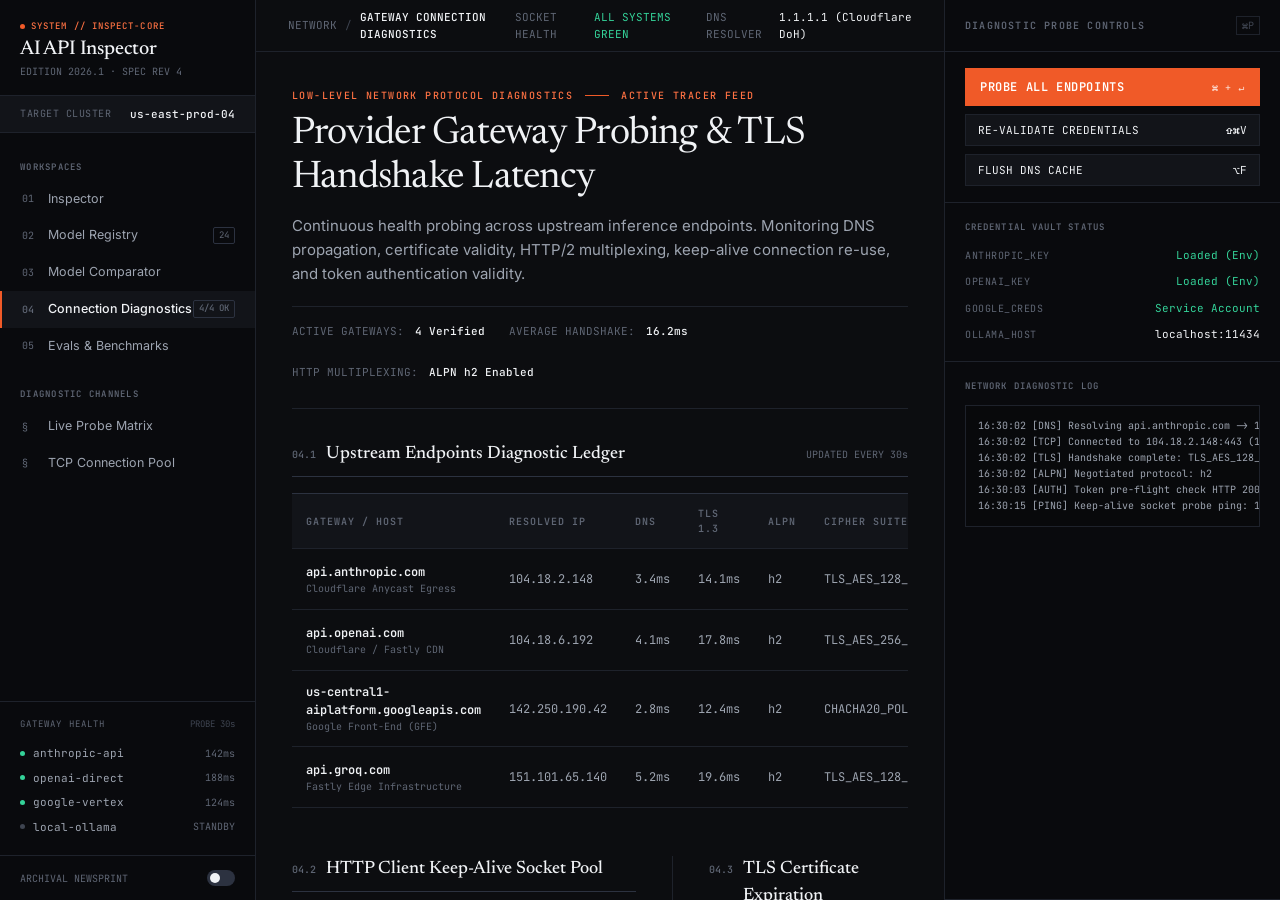
<file: connections.html>
<!DOCTYPE html>
<html lang="en">
<head>
  <meta charset="UTF-8">
  <meta name="viewport" content="width=device-width, initial-scale=1.0">
  <title>AI API Inspector — Connection Diagnostics & TLS Probes</title>
  <link rel="stylesheet" href="styles.css">
</head>
<body>
  <input type="checkbox" id="theme-toggle" style="display:none;" aria-hidden="true">

  <div class="app-container">

    <!-- ====================================================================
         LEFT NAVIGATION SIDEBAR
         ==================================================================== -->
    <aside class="sidebar" aria-label="Primary Navigation">
      <div>
        <div class="sidebar-masthead">
          <div class="brand-meta">
            <span class="pulse-dot"></span>
            <span>SYSTEM // INSPECT-CORE</span>
          </div>
          <h1 class="brand-title">AI API Inspector</h1>
          <div class="brand-edition">EDITION 2026.1 · SPEC REV 4</div>
        </div>

        <div class="sidebar-scope">
          <span class="scope-label">TARGET CLUSTER</span>
          <span class="scope-value">us-east-prod-04</span>
        </div>

        <nav class="sidebar-nav-container">
          <div class="nav-section-title">Workspaces</div>
          <ul class="nav-list">
            <li class="nav-item">
              <a href="index.html" class="nav-link">
                <div class="nav-link-left">
                  <span class="nav-index">01</span>
                  <span>Inspector</span>
                </div>
              </a>
            </li>
            <li class="nav-item">
              <a href="models.html" class="nav-link">
                <div class="nav-link-left">
                  <span class="nav-index">02</span>
                  <span>Model Registry</span>
                </div>
                <span class="nav-badge">24</span>
              </a>
            </li>
            <li class="nav-item">
              <a href="compare.html" class="nav-link">
                <div class="nav-link-left">
                  <span class="nav-index">03</span>
                  <span>Model Comparator</span>
                </div>
              </a>
            </li>
            <li class="nav-item">
              <a href="connections.html" class="nav-link active">
                <div class="nav-link-left">
                  <span class="nav-index">04</span>
                  <span>Connection Diagnostics</span>
                </div>
                <span class="nav-badge">4/4 OK</span>
              </a>
            </li>
            <li class="nav-item">
              <a href="benchmarks.html" class="nav-link">
                <div class="nav-link-left">
                  <span class="nav-index">05</span>
                  <span>Evals & Benchmarks</span>
                </div>
              </a>
            </li>
          </ul>

          <div class="nav-section-title" style="margin-top: 12px;">Diagnostic Channels</div>
          <ul class="nav-list">
            <li class="nav-item">
              <a href="#probes" class="nav-link">
                <div class="nav-link-left">
                  <span class="nav-index">§</span>
                  <span>Live Probe Matrix</span>
                </div>
              </a>
            </li>
            <li class="nav-item">
              <a href="#pool-status" class="nav-link">
                <div class="nav-link-left">
                  <span class="nav-index">§</span>
                  <span>TCP Connection Pool</span>
                </div>
              </a>
            </li>
          </ul>
        </nav>
      </div>

      <div>
        <div class="provider-matrix">
          <div class="matrix-header">
            <span class="matrix-title">Gateway Health</span>
            <span class="matrix-spec">PROBE 30s</span>
          </div>
          <div class="provider-row">
            <div class="provider-name-group">
              <span class="status-dot active"></span>
              <span>anthropic-api</span>
            </div>
            <span class="provider-latency">142ms</span>
          </div>
          <div class="provider-row">
            <div class="provider-name-group">
              <span class="status-dot active"></span>
              <span>openai-direct</span>
            </div>
            <span class="provider-latency">188ms</span>
          </div>
          <div class="provider-row">
            <div class="provider-name-group">
              <span class="status-dot active"></span>
              <span>google-vertex</span>
            </div>
            <span class="provider-latency">124ms</span>
          </div>
          <div class="provider-row">
            <div class="provider-name-group">
              <span class="status-dot idle"></span>
              <span>local-ollama</span>
            </div>
            <span class="provider-latency">STANDBY</span>
          </div>
        </div>

        <div class="sidebar-footer">
          <div class="theme-toggle-row">
            <span>ARCHIVAL NEWSPRINT</span>
            <label class="toggle-switch" for="theme-toggle" title="Toggle Archival Print / Studio Graphite">
              <span class="toggle-slider"></span>
            </label>
          </div>
        </div>
      </div>
    </aside>

    <!-- ====================================================================
         CENTRAL EDITORIAL WORKSPACE (Connection Testing)
         ==================================================================== -->
    <main class="workspace" id="main-content">
      <header class="editorial-topbar">
        <div class="breadcrumbs">
          <span>NETWORK</span>
          <span class="sep">/</span>
          <span class="current">GATEWAY CONNECTION DIAGNOSTICS</span>
        </div>
        <div class="topbar-meta">
          <div class="meta-item">
            <span>SOCKET HEALTH</span>
            <span class="val" style="color:var(--status-ok);">ALL SYSTEMS GREEN</span>
          </div>
          <div class="meta-item">
            <span>DNS RESOLVER</span>
            <span class="val">1.1.1.1 (Cloudflare DoH)</span>
          </div>
        </div>
      </header>

      <div class="editorial-body">
        
        <article class="editorial-masthead-article">
          <div class="session-kicker">
            <span>LOW-LEVEL NETWORK PROTOCOL DIAGNOSTICS</span>
            <span class="kicker-divider"></span>
            <span>ACTIVE TRACER FEED</span>
          </div>
          <h2 class="editorial-headline">Provider Gateway Probing & TLS Handshake Latency</h2>
          <p class="editorial-deck">
            Continuous health probing across upstream inference endpoints. Monitoring DNS propagation, certificate validity, HTTP/2 multiplexing, keep-alive connection re-use, and token authentication validity.
          </p>

          <div class="article-marginalia">
            <div class="marginalia-item">ACTIVE GATEWAYS: <strong>4 Verified</strong></div>
            <div class="marginalia-item">AVERAGE HANDSHAKE: <strong>16.2ms</strong></div>
            <div class="marginalia-item">HTTP MULTIPLEXING: <strong>ALPN h2 Enabled</strong></div>
          </div>
        </article>

        <!-- Gateway Diagnostic Probes (Pure Thin Hairlines, Zero Clutter) -->
        <section id="probes">
          <div class="section-masthead">
            <div class="section-label">
              <span class="section-num">04.1</span>
              <span>Upstream Endpoints Diagnostic Ledger</span>
            </div>
            <div class="section-actions">
              <span class="field-hint">UPDATED EVERY 30s</span>
            </div>
          </div>

          <div class="table-editorial-container">
            <table class="data-table-editorial" aria-label="Connection Probes">
              <thead>
                <tr>
                  <th>GATEWAY / HOST</th>
                  <th>RESOLVED IP</th>
                  <th>DNS</th>
                  <th>TLS 1.3</th>
                  <th>ALPN</th>
                  <th>CIPHER SUITE</th>
                  <th>AUTH VALIDITY</th>
                  <th style="text-align:right;">RTT PING</th>
                </tr>
              </thead>
              <tbody>
                <tr>
                  <td>
                    <span class="model-id">api.anthropic.com</span>
                    <div style="font-size:10px; color:var(--text-muted);">Cloudflare Anycast Egress</div>
                  </td>
                  <td>104.18.2.148</td>
                  <td>3.4ms</td>
                  <td>14.1ms</td>
                  <td>h2</td>
                  <td>TLS_AES_128_GCM_SHA256</td>
                  <td style="color:var(--status-ok);">Valid (sk-ant-•••)</td>
                  <td style="text-align:right; font-weight:600; color:var(--status-ok);">18.2ms</td>
                </tr>
                <tr>
                  <td>
                    <span class="model-id">api.openai.com</span>
                    <div style="font-size:10px; color:var(--text-muted);">Cloudflare / Fastly CDN</div>
                  </td>
                  <td>104.18.6.192</td>
                  <td>4.1ms</td>
                  <td>17.8ms</td>
                  <td>h2</td>
                  <td>TLS_AES_256_GCM_SHA384</td>
                  <td style="color:var(--status-ok);">Valid (sk-proj-•••)</td>
                  <td style="text-align:right; font-weight:600; color:var(--status-ok);">22.5ms</td>
                </tr>
                <tr>
                  <td>
                    <span class="model-id">us-central1-aiplatform.googleapis.com</span>
                    <div style="font-size:10px; color:var(--text-muted);">Google Front-End (GFE)</div>
                  </td>
                  <td>142.250.190.42</td>
                  <td>2.8ms</td>
                  <td>12.4ms</td>
                  <td>h2</td>
                  <td>CHACHA20_POLY1305_SHA256</td>
                  <td style="color:var(--status-ok);">OAuth2 ServiceAcct</td>
                  <td style="text-align:right; font-weight:600; color:var(--status-ok);">15.1ms</td>
                </tr>
                <tr>
                  <td>
                    <span class="model-id">api.groq.com</span>
                    <div style="font-size:10px; color:var(--text-muted);">Fastly Edge Infrastructure</div>
                  </td>
                  <td>151.101.65.140</td>
                  <td>5.2ms</td>
                  <td>19.6ms</td>
                  <td>h2</td>
                  <td>TLS_AES_128_GCM_SHA256</td>
                  <td style="color:var(--status-ok);">Valid (gsk_•••)</td>
                  <td style="text-align:right; font-weight:600; color:var(--status-ok);">24.8ms</td>
                </tr>
              </tbody>
            </table>
          </div>
        </section>

        <!-- TCP Pool & Diagnostic Console -->
        <div class="editorial-grid asym-65-35" style="margin-top: 48px;" id="pool-status">
          
          <div class="editorial-col">
            <section>
              <div class="section-masthead">
                <div class="section-label">
                  <span class="section-num">04.2</span>
                  <span>HTTP Client Keep-Alive Socket Pool</span>
                </div>
              </div>

              <table class="spec-table" aria-label="Socket Pool">
                <thead>
                  <tr>
                    <th>TARGET HOST</th>
                    <th>ACTIVE</th>
                    <th>IDLE IN POOL</th>
                    <th>REUSE RATIO</th>
                    <th style="text-align:right;">MAX AGE</th>
                  </tr>
                </thead>
                <tbody>
                  <tr>
                    <td class="param-name">api.anthropic.com:443</td>
                    <td>2 sockets</td>
                    <td>8 idle</td>
                    <td>94.2% reused</td>
                    <td class="param-val">120s</td>
                  </tr>
                  <tr>
                    <td class="param-name">api.openai.com:443</td>
                    <td>1 socket</td>
                    <td>6 idle</td>
                    <td>91.8% reused</td>
                    <td class="param-val">120s</td>
                  </tr>
                  <tr>
                    <td class="param-name">us-central1-aiplatform:443</td>
                    <td>4 sockets</td>
                    <td>12 idle</td>
                    <td>98.5% reused</td>
                    <td class="param-val">300s</td>
                  </tr>
                </tbody>
              </table>
            </section>
          </div>

          <div class="editorial-col editorial-col-divider">
            <section>
              <div class="section-masthead">
                <div class="section-label">
                  <span class="section-num">04.3</span>
                  <span>TLS Certificate Expiration</span>
                </div>
              </div>

              <div class="key-value-list" style="margin-top: 10px;">
                <div class="kv-row inline">
                  <span class="kv-key">*.anthropic.com</span>
                  <span class="kv-val">Expires in 64 days (DigiCert)</span>
                </div>
                <div class="kv-row inline">
                  <span class="kv-key">*.openai.com</span>
                  <span class="kv-val">Expires in 82 days (Cloudflare)</span>
                </div>
                <div class="kv-row inline">
                  <span class="kv-key">*.googleapis.com</span>
                  <span class="kv-val">Expires in 45 days (Google Trust)</span>
                </div>
              </div>
            </section>
          </div>

        </div>

      </div>
    </main>

    <!-- ====================================================================
         RIGHT DEVELOPER COMMAND CENTRE
         ==================================================================== -->
    <aside class="command-centre" aria-label="Developer Command Center">
      <div class="command-header">
        <span class="command-title">Diagnostic Probe Controls</span>
        <span class="command-shortcut">⌘P</span>
      </div>

      <div class="command-actions-section">
        <button type="button" class="btn-execute">
          <span>PROBE ALL ENDPOINTS</span>
          <span class="key-hint">⌘ + ↵</span>
        </button>
        <button type="button" class="btn-secondary">
          <span>RE-VALIDATE CREDENTIALS</span>
          <span class="key-hint">⇧⌘V</span>
        </button>
        <button type="button" class="btn-secondary">
          <span>FLUSH DNS CACHE</span>
          <span class="key-hint">⌥F</span>
        </button>
      </div>

      <div class="command-block">
        <div class="block-label">Credential Vault Status</div>
        <div class="key-value-list">
          <div class="kv-row inline">
            <span class="kv-key">ANTHROPIC_KEY</span>
            <span class="kv-val" style="color:var(--status-ok);">Loaded (Env)</span>
          </div>
          <div class="kv-row inline">
            <span class="kv-key">OPENAI_KEY</span>
            <span class="kv-val" style="color:var(--status-ok);">Loaded (Env)</span>
          </div>
          <div class="kv-row inline">
            <span class="kv-key">GOOGLE_CREDS</span>
            <span class="kv-val" style="color:var(--status-ok);">Service Account</span>
          </div>
          <div class="kv-row inline">
            <span class="kv-key">OLLAMA_HOST</span>
            <span class="kv-val">localhost:11434</span>
          </div>
        </div>
      </div>

      <div class="command-block" style="flex:1;">
        <div class="block-label">Network Diagnostic Log</div>
        <div class="curl-box" style="font-size:10px; max-height:260px;">16:30:02 [DNS] Resolving api.anthropic.com -&gt; 104.18.2.148 (3.4ms)
16:30:02 [TCP] Connected to 104.18.2.148:443 (11.2ms)
16:30:02 [TLS] Handshake complete: TLS_AES_128_GCM_SHA256 (14.1ms)
16:30:02 [ALPN] Negotiated protocol: h2
16:30:03 [AUTH] Token pre-flight check HTTP 200 OK
16:30:15 [PING] Keep-alive socket probe ping: 18.2ms RTT</div>
      </div>
    </aside>

  </div>
</body>
</html>
</file>
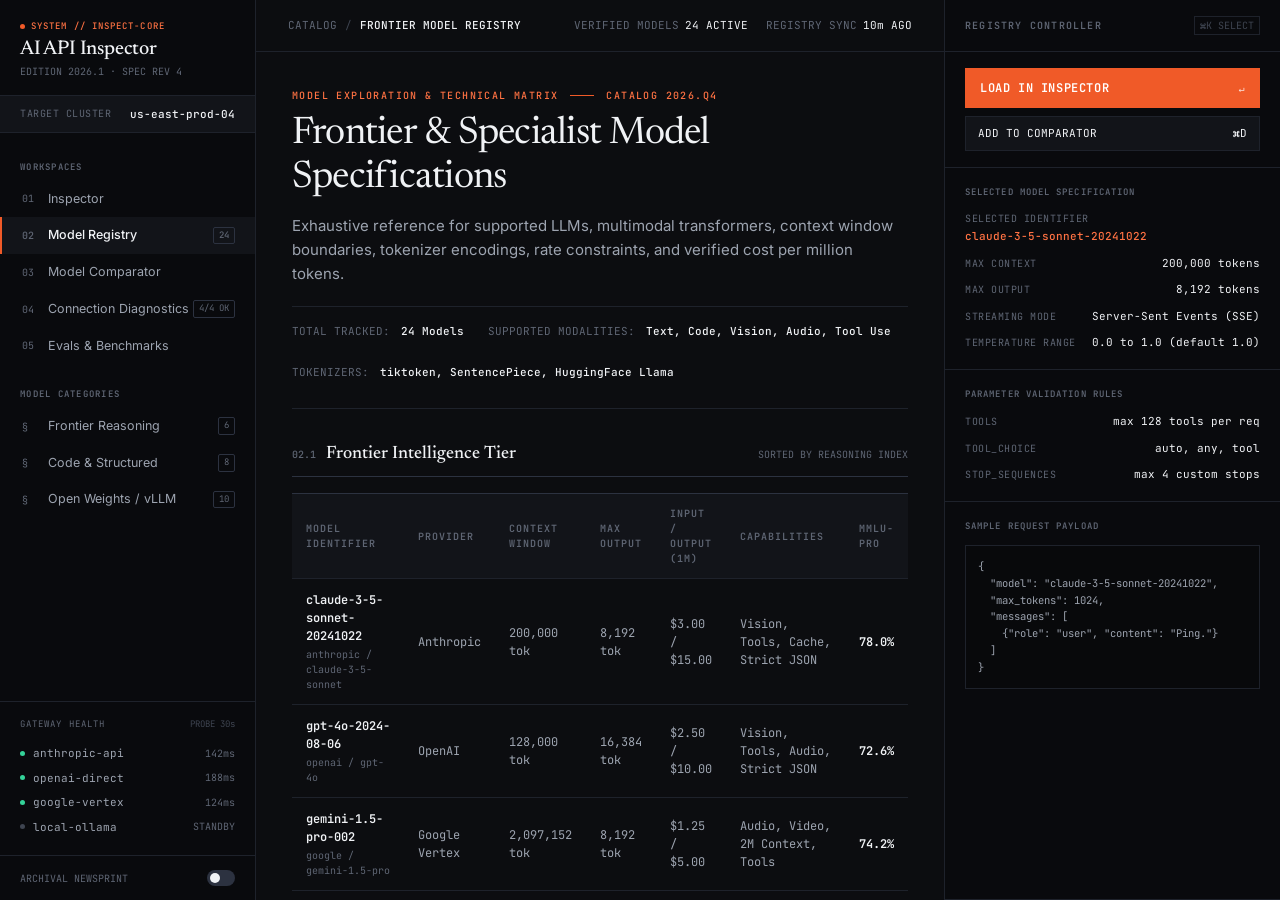
<file: models.html>
<!DOCTYPE html>
<html lang="en">
<head>
  <meta charset="UTF-8">
  <meta name="viewport" content="width=device-width, initial-scale=1.0">
  <title>AI API Inspector — Frontier Model Registry & Specifications</title>
  <link rel="stylesheet" href="styles.css">
</head>
<body>
  <input type="checkbox" id="theme-toggle" style="display:none;" aria-hidden="true">

  <div class="app-container">

    <!-- ====================================================================
         LEFT NAVIGATION SIDEBAR
         ==================================================================== -->
    <aside class="sidebar" aria-label="Primary Navigation">
      <div>
        <div class="sidebar-masthead">
          <div class="brand-meta">
            <span class="pulse-dot"></span>
            <span>SYSTEM // INSPECT-CORE</span>
          </div>
          <h1 class="brand-title">AI API Inspector</h1>
          <div class="brand-edition">EDITION 2026.1 · SPEC REV 4</div>
        </div>

        <div class="sidebar-scope">
          <span class="scope-label">TARGET CLUSTER</span>
          <span class="scope-value">us-east-prod-04</span>
        </div>

        <nav class="sidebar-nav-container">
          <div class="nav-section-title">Workspaces</div>
          <ul class="nav-list">
            <li class="nav-item">
              <a href="index.html" class="nav-link">
                <div class="nav-link-left">
                  <span class="nav-index">01</span>
                  <span>Inspector</span>
                </div>
              </a>
            </li>
            <li class="nav-item">
              <a href="models.html" class="nav-link active">
                <div class="nav-link-left">
                  <span class="nav-index">02</span>
                  <span>Model Registry</span>
                </div>
                <span class="nav-badge">24</span>
              </a>
            </li>
            <li class="nav-item">
              <a href="compare.html" class="nav-link">
                <div class="nav-link-left">
                  <span class="nav-index">03</span>
                  <span>Model Comparator</span>
                </div>
              </a>
            </li>
            <li class="nav-item">
              <a href="connections.html" class="nav-link">
                <div class="nav-link-left">
                  <span class="nav-index">04</span>
                  <span>Connection Diagnostics</span>
                </div>
                <span class="nav-badge">4/4 OK</span>
              </a>
            </li>
            <li class="nav-item">
              <a href="benchmarks.html" class="nav-link">
                <div class="nav-link-left">
                  <span class="nav-index">05</span>
                  <span>Evals & Benchmarks</span>
                </div>
              </a>
            </li>
          </ul>

          <div class="nav-section-title" style="margin-top: 12px;">Model Categories</div>
          <ul class="nav-list">
            <li class="nav-item">
              <a href="#frontier" class="nav-link">
                <div class="nav-link-left">
                  <span class="nav-index">§</span>
                  <span>Frontier Reasoning</span>
                </div>
                <span class="nav-badge">6</span>
              </a>
            </li>
            <li class="nav-item">
              <a href="#coding" class="nav-link">
                <div class="nav-link-left">
                  <span class="nav-index">§</span>
                  <span>Code & Structured</span>
                </div>
                <span class="nav-badge">8</span>
              </a>
            </li>
            <li class="nav-item">
              <a href="#open-weights" class="nav-link">
                <div class="nav-link-left">
                  <span class="nav-index">§</span>
                  <span>Open Weights / vLLM</span>
                </div>
                <span class="nav-badge">10</span>
              </a>
            </li>
          </ul>
        </nav>
      </div>

      <div>
        <div class="provider-matrix">
          <div class="matrix-header">
            <span class="matrix-title">Gateway Health</span>
            <span class="matrix-spec">PROBE 30s</span>
          </div>
          <div class="provider-row">
            <div class="provider-name-group">
              <span class="status-dot active"></span>
              <span>anthropic-api</span>
            </div>
            <span class="provider-latency">142ms</span>
          </div>
          <div class="provider-row">
            <div class="provider-name-group">
              <span class="status-dot active"></span>
              <span>openai-direct</span>
            </div>
            <span class="provider-latency">188ms</span>
          </div>
          <div class="provider-row">
            <div class="provider-name-group">
              <span class="status-dot active"></span>
              <span>google-vertex</span>
            </div>
            <span class="provider-latency">124ms</span>
          </div>
          <div class="provider-row">
            <div class="provider-name-group">
              <span class="status-dot idle"></span>
              <span>local-ollama</span>
            </div>
            <span class="provider-latency">STANDBY</span>
          </div>
        </div>

        <div class="sidebar-footer">
          <div class="theme-toggle-row">
            <span>ARCHIVAL NEWSPRINT</span>
            <label class="toggle-switch" for="theme-toggle" title="Toggle Archival Print / Studio Graphite">
              <span class="toggle-slider"></span>
            </label>
          </div>
        </div>
      </div>
    </aside>

    <!-- ====================================================================
         CENTRAL EDITORIAL WORKSPACE (Registry Broadsheet)
         ==================================================================== -->
    <main class="workspace" id="main-content">
      <header class="editorial-topbar">
        <div class="breadcrumbs">
          <span>CATALOG</span>
          <span class="sep">/</span>
          <span class="current">FRONTIER MODEL REGISTRY</span>
        </div>
        <div class="topbar-meta">
          <div class="meta-item">
            <span>VERIFIED MODELS</span>
            <span class="val">24 ACTIVE</span>
          </div>
          <div class="meta-item">
            <span>REGISTRY SYNC</span>
            <span class="val">10m AGO</span>
          </div>
        </div>
      </header>

      <div class="editorial-body">
        
        <article class="editorial-masthead-article">
          <div class="session-kicker">
            <span>MODEL EXPLORATION & TECHNICAL MATRIX</span>
            <span class="kicker-divider"></span>
            <span>CATALOG 2026.Q4</span>
          </div>
          <h2 class="editorial-headline">Frontier & Specialist Model Specifications</h2>
          <p class="editorial-deck">
            Exhaustive reference for supported LLMs, multimodal transformers, context window boundaries, tokenizer encodings, rate constraints, and verified cost per million tokens.
          </p>

          <div class="article-marginalia">
            <div class="marginalia-item">TOTAL TRACKED: <strong>24 Models</strong></div>
            <div class="marginalia-item">SUPPORTED MODALITIES: <strong>Text, Code, Vision, Audio, Tool Use</strong></div>
            <div class="marginalia-item">TOKENIZERS: <strong>tiktoken, SentencePiece, HuggingFace Llama</strong></div>
          </div>
        </article>

        <!-- Model Catalog Data Table (Asymmetric Editorial Style, Thin Rules) -->
        <section id="frontier">
          <div class="section-masthead">
            <div class="section-label">
              <span class="section-num">02.1</span>
              <span>Frontier Intelligence Tier</span>
            </div>
            <div class="section-actions">
              <span class="field-hint">SORTED BY REASONING INDEX</span>
            </div>
          </div>

          <div class="table-editorial-container">
            <table class="data-table-editorial" aria-label="Frontier Models List">
              <thead>
                <tr>
                  <th>MODEL IDENTIFIER</th>
                  <th>PROVIDER</th>
                  <th>CONTEXT WINDOW</th>
                  <th>MAX OUTPUT</th>
                  <th>INPUT / OUTPUT (1M)</th>
                  <th>CAPABILITIES</th>
                  <th>MMLU-PRO</th>
                </tr>
              </thead>
              <tbody>
                <tr>
                  <td>
                    <span class="model-id">claude-3-5-sonnet-20241022</span>
                    <div style="font-size:10px; color:var(--text-muted); margin-top:2px;">anthropic / claude-3-5-sonnet</div>
                  </td>
                  <td>Anthropic</td>
                  <td>200,000 tok</td>
                  <td>8,192 tok</td>
                  <td>$3.00 / $15.00</td>
                  <td>Vision, Tools, Cache, Strict JSON</td>
                  <td style="color:var(--text-primary); font-weight:600;">78.0%</td>
                </tr>
                <tr>
                  <td>
                    <span class="model-id">gpt-4o-2024-08-06</span>
                    <div style="font-size:10px; color:var(--text-muted); margin-top:2px;">openai / gpt-4o</div>
                  </td>
                  <td>OpenAI</td>
                  <td>128,000 tok</td>
                  <td>16,384 tok</td>
                  <td>$2.50 / $10.00</td>
                  <td>Vision, Tools, Audio, Strict JSON</td>
                  <td style="color:var(--text-primary); font-weight:600;">72.6%</td>
                </tr>
                <tr>
                  <td>
                    <span class="model-id">gemini-1.5-pro-002</span>
                    <div style="font-size:10px; color:var(--text-muted); margin-top:2px;">google / gemini-1.5-pro</div>
                  </td>
                  <td>Google Vertex</td>
                  <td>2,097,152 tok</td>
                  <td>8,192 tok</td>
                  <td>$1.25 / $5.00</td>
                  <td>Audio, Video, 2M Context, Tools</td>
                  <td style="color:var(--text-primary); font-weight:600;">74.2%</td>
                </tr>
                <tr>
                  <td>
                    <span class="model-id">meta-llama/llama-3.3-70b-instruct</span>
                    <div style="font-size:10px; color:var(--text-muted); margin-top:2px;">meta / open-weights / groq-hosted</div>
                  </td>
                  <td>Groq / Self-hosted</td>
                  <td>128,000 tok</td>
                  <td>4,096 tok</td>
                  <td>$0.59 / $0.79</td>
                  <td>Fast LPUs, Open Weights, Tools</td>
                  <td style="color:var(--text-primary); font-weight:600;">70.1%</td>
                </tr>
                <tr>
                  <td>
                    <span class="model-id">mistral-large-2407</span>
                    <div style="font-size:10px; color:var(--text-muted); margin-top:2px;">mistral-ai / mistral-large-2</div>
                  </td>
                  <td>Mistral AI</td>
                  <td>128,000 tok</td>
                  <td>8,192 tok</td>
                  <td>$2.00 / $6.00</td>
                  <td>Multilingual, Reasoning, Strict JSON</td>
                  <td style="color:var(--text-primary); font-weight:600;">71.4%</td>
                </tr>
                <tr>
                  <td>
                    <span class="model-id">o1-preview-2024-09-12</span>
                    <div style="font-size:10px; color:var(--text-muted); margin-top:2px;">openai / o1-reasoning</div>
                  </td>
                  <td>OpenAI</td>
                  <td>128,000 tok</td>
                  <td>32,768 tok</td>
                  <td>$15.00 / $60.00</td>
                  <td>Chain of Thought, Math, SWE-Bench</td>
                  <td style="color:var(--text-primary); font-weight:600;">85.2%</td>
                </tr>
              </tbody>
            </table>
          </div>
        </section>

        <!-- Deep-Dive Specifications (Asymmetric 2-column layout) -->
        <div class="editorial-grid asym-65-35" style="margin-top: 48px;">
          
          <div class="editorial-col">
            <section>
              <div class="section-masthead">
                <div class="section-label">
                  <span class="section-num">02.2</span>
                  <span>Tokenizer & Encoding Architecture</span>
                </div>
              </div>

              <table class="spec-table" aria-label="Tokenizer Architecture">
                <thead>
                  <tr>
                    <th>TOKENIZER FAMILY</th>
                    <th>VOCABULARY</th>
                    <th>BYTE FALLBACK</th>
                    <th style="text-align:right;">SPECIAL TOKENS</th>
                  </tr>
                </thead>
                <tbody>
                  <tr>
                    <td class="param-name">o200k_base (OpenAI)</td>
                    <td>200,000 tokens</td>
                    <td>Yes (BPE)</td>
                    <td class="param-val">256</td>
                  </tr>
                  <tr>
                    <td class="param-name">Claude Tokenizer (Anthropic)</td>
                    <td>~65,000 tokens</td>
                    <td>Yes (Custom BPE)</td>
                    <td class="param-val">128</td>
                  </tr>
                  <tr>
                    <td class="param-name">Gemma / Gemini SentencePiece</td>
                    <td>256,000 tokens</td>
                    <td>Yes (Unigram)</td>
                    <td class="param-val">100</td>
                  </tr>
                  <tr>
                    <td class="param-name">Llama 3 BPE (Meta)</td>
                    <td>128,256 tokens</td>
                    <td>Yes (Tiktoken-style)</td>
                    <td class="param-val">256</td>
                  </tr>
                </tbody>
              </table>
            </section>
          </div>

          <div class="editorial-col editorial-col-divider">
            <section>
              <div class="section-masthead">
                <div class="section-label">
                  <span class="section-num">02.3</span>
                  <span>Prompt Caching Economics</span>
                </div>
              </div>

              <div class="waterfall-card" style="border:none; padding-top:0;">
                <p style="font-size:12px; color:var(--text-secondary); line-height:1.6; margin-bottom:12px;">
                  Prompt caching reduces recurring input token costs by up to 90% for fixed system prompts and few-shot schemas longer than 1,024 tokens.
                </p>
                <div class="waterfall-bars">
                  <div class="waterfall-stage">
                    <span class="stage-label">Anthropic Cache Write</span>
                    <div class="stage-bar-track">
                      <div class="stage-bar-fill ttft" style="left: 0; width: 100%;"></div>
                    </div>
                    <span class="stage-duration">$3.75/1M</span>
                  </div>
                  <div class="waterfall-stage">
                    <span class="stage-label">Anthropic Cache Read</span>
                    <div class="stage-bar-track">
                      <div class="stage-bar-fill dns" style="left: 0; width: 10%;"></div>
                    </div>
                    <span class="stage-duration">$0.30/1M</span>
                  </div>
                  <div class="waterfall-stage">
                    <span class="stage-label">OpenAI Cached Input</span>
                    <div class="stage-bar-track">
                      <div class="stage-bar-fill" style="left: 0; width: 50%;"></div>
                    </div>
                    <span class="stage-duration">$1.25/1M</span>
                  </div>
                </div>
              </div>
            </section>
          </div>

        </div>

      </div>
    </main>

    <!-- ====================================================================
         RIGHT DEVELOPER COMMAND CENTRE
         ==================================================================== -->
    <aside class="command-centre" aria-label="Developer Command Center">
      <div class="command-header">
        <span class="command-title">Registry Controller</span>
        <span class="command-shortcut">⌘K SELECT</span>
      </div>

      <div class="command-actions-section">
        <a href="index.html" class="btn-execute" style="text-decoration:none;">
          <span>LOAD IN INSPECTOR</span>
          <span class="key-hint">↵</span>
        </a>
        <a href="compare.html" class="btn-secondary" style="text-decoration:none;">
          <span>ADD TO COMPARATOR</span>
          <span class="key-hint">⌘D</span>
        </a>
      </div>

      <div class="command-block">
        <div class="block-label">Selected Model Specification</div>
        <div class="key-value-list">
          <div class="kv-row">
            <span class="kv-key">SELECTED IDENTIFIER</span>
            <span class="kv-val endpoint">claude-3-5-sonnet-20241022</span>
          </div>
          <div class="kv-row inline">
            <span class="kv-key">MAX CONTEXT</span>
            <span class="kv-val">200,000 tokens</span>
          </div>
          <div class="kv-row inline">
            <span class="kv-key">MAX OUTPUT</span>
            <span class="kv-val">8,192 tokens</span>
          </div>
          <div class="kv-row inline">
            <span class="kv-key">STREAMING MODE</span>
            <span class="kv-val">Server-Sent Events (SSE)</span>
          </div>
          <div class="kv-row inline">
            <span class="kv-key">TEMPERATURE RANGE</span>
            <span class="kv-val">0.0 to 1.0 (default 1.0)</span>
          </div>
        </div>
      </div>

      <div class="command-block">
        <div class="block-label">Parameter Validation Rules</div>
        <div class="key-value-list">
          <div class="kv-row inline">
            <span class="kv-key">tools</span>
            <span class="kv-val">max 128 tools per req</span>
          </div>
          <div class="kv-row inline">
            <span class="kv-key">tool_choice</span>
            <span class="kv-val">auto, any, tool</span>
          </div>
          <div class="kv-row inline">
            <span class="kv-key">stop_sequences</span>
            <span class="kv-val">max 4 custom stops</span>
          </div>
        </div>
      </div>

      <div class="command-block" style="flex:1;">
        <div class="block-label">Sample Request Payload</div>
        <div class="curl-box" style="font-size:10.5px;">{
  "model": "claude-3-5-sonnet-20241022",
  "max_tokens": 1024,
  "messages": [
    {"role": "user", "content": "Ping."}
  ]
}</div>
      </div>
    </aside>

  </div>
</body>
</html>
</file>
<file: styles.css>
/* ==========================================================================
   AI API INSPECTOR — EDITORIAL SOFTWARE DESIGN SYSTEM
   Creative Direction: Editorial Publication meets Professional Developer Tool
   Palette: Restrained Architectural Charcoal & Pure Warm Paper Ink with Signal Vermilion Accent
   ========================================================================== */

@import url('https://fonts.googleapis.com/css2?family=Inter:wght@300;400;500;600;700&family=JetBrains+Mono:ital,wght@0,300;0,400;0,500;0,600;1,400&family=Newsreader:ital,opsz,wght@0,6..72,400;0,6..72,500;0,6..72,600;1,6..72,400;1,6..72,500&display=swap');

:root {
  /* Architectural Graphite Palette (Default) */
  --bg-canvas: #0c0d10;
  --bg-sidebar: #090a0d;
  --bg-surface: #121419;
  --bg-surface-elevated: #181b22;
  --bg-subtle: #1c2029;
  --bg-code: #08090b;

  --text-primary: #f0f2f5;
  --text-secondary: #9da4b0;
  --text-muted: #5f6674;
  --text-faint: #3e4450;

  --border-hairline: #1e222b;
  --border-strong: #2c3240;
  --border-accent: #f05a28;

  --accent: #f05a28;
  --accent-muted: rgba(240, 90, 40, 0.12);
  --accent-text: #ff7243;

  /* Functional status indicators */
  --status-ok: #34d399;
  --status-warn: #fbbf24;
  --status-err: #f87171;
  --status-info: #60a5fa;

  /* Typography Stacks */
  --font-serif: 'Newsreader', Garamond, Georgia, serif;
  --font-sans: 'Inter', -apple-system, BlinkMacSystemFont, "Segoe UI", Roboto, sans-serif;
  --font-mono: 'JetBrains Mono', SFMono-Regular, Menlo, Monaco, Consolas, monospace;

  /* Spatial Scales */
  --sidebar-width: 256px;
  --command-panel-width: 336px;
  --header-height: 52px;
}

/* Light / Archival Newsprint Theme */
body.theme-archival,
:root:has(#theme-toggle:checked) {
  --bg-canvas: #fbfbfa;
  --bg-sidebar: #f5f5f2;
  --bg-surface: #ffffff;
  --bg-surface-elevated: #f0f0eb;
  --bg-subtle: #eaeae4;
  --bg-code: #f3f3ee;

  --text-primary: #121417;
  --text-secondary: #525866;
  --text-muted: #868d9b;
  --text-faint: #b4bac5;

  --border-hairline: #e4e4de;
  --border-strong: #cacac2;
  --border-accent: #c2410c;

  --accent: #c2410c;
  --accent-muted: rgba(194, 65, 12, 0.08);
  --accent-text: #9a3412;

  --status-ok: #059669;
  --status-warn: #d97706;
  --status-err: #dc2626;
  --status-info: #2563eb;
}

/* Base Reset & Core Styles */
*, *::before, *::after {
  box-sizing: border-box;
  margin: 0;
  padding: 0;
}

html, body {
  height: 100%;
  background-color: var(--bg-canvas);
  color: var(--text-primary);
  font-family: var(--font-sans);
  font-size: 13px;
  line-height: 1.5;
  -webkit-font-smoothing: antialiased;
  -moz-osx-font-smoothing: grayscale;
  text-rendering: optimizeLegibility;
}

a {
  color: inherit;
  text-decoration: none;
}

button, input, select, textarea {
  font-family: inherit;
  font-size: inherit;
  color: inherit;
  background: none;
  border: none;
}

/* App Shell Layout */
.app-container {
  display: flex;
  height: 100vh;
  width: 100vw;
  overflow: hidden;
}

/* ==========================================================================
   LEFT NAVIGATION SIDEBAR (Editorial Index & System Metadata)
   ========================================================================== */
.sidebar {
  width: var(--sidebar-width);
  min-width: var(--sidebar-width);
  height: 100%;
  background-color: var(--bg-sidebar);
  border-right: 1px solid var(--border-hairline);
  display: flex;
  flex-direction: column;
  justify-content: space-between;
  user-select: none;
}

.sidebar-masthead {
  padding: 20px 20px 16px 20px;
  border-bottom: 1px solid var(--border-hairline);
}

.brand-meta {
  font-family: var(--font-mono);
  font-size: 9px;
  font-weight: 500;
  letter-spacing: 0.12em;
  text-transform: uppercase;
  color: var(--accent-text);
  margin-bottom: 4px;
  display: flex;
  align-items: center;
  gap: 6px;
}

.brand-meta .pulse-dot {
  width: 5px;
  height: 5px;
  background-color: var(--accent);
  border-radius: 50%;
  display: inline-block;
}

.brand-title {
  font-family: var(--font-serif);
  font-size: 20px;
  font-weight: 500;
  letter-spacing: -0.01em;
  color: var(--text-primary);
  line-height: 1.15;
}

.brand-edition {
  font-family: var(--font-mono);
  font-size: 10px;
  color: var(--text-muted);
  margin-top: 3px;
}

.sidebar-scope {
  padding: 10px 20px;
  background-color: var(--bg-surface);
  border-bottom: 1px solid var(--border-hairline);
  font-family: var(--font-mono);
  font-size: 11px;
  display: flex;
  justify-content: space-between;
  align-items: center;
}

.scope-label {
  color: var(--text-muted);
  font-size: 10px;
  letter-spacing: 0.05em;
  text-transform: uppercase;
}

.scope-value {
  color: var(--text-primary);
  font-weight: 500;
}

.sidebar-nav-container {
  flex: 1;
  overflow-y: auto;
  padding: 16px 0;
}

.nav-section-title {
  font-family: var(--font-mono);
  font-size: 9px;
  font-weight: 600;
  letter-spacing: 0.14em;
  text-transform: uppercase;
  color: var(--text-muted);
  padding: 12px 20px 6px 20px;
}

.nav-list {
  list-style: none;
}

.nav-item {
  display: block;
}

.nav-link {
  display: flex;
  align-items: center;
  justify-content: space-between;
  padding: 9px 20px;
  font-size: 12.5px;
  color: var(--text-secondary);
  border-left: 2px solid transparent;
  transition: color 0.12s ease, background 0.12s ease;
}

.nav-link:hover {
  color: var(--text-primary);
  background-color: var(--bg-surface);
}

.nav-link.active {
  color: var(--text-primary);
  background-color: var(--bg-surface);
  border-left-color: var(--accent);
  font-weight: 500;
}

.nav-link-left {
  display: flex;
  align-items: center;
  gap: 10px;
}

.nav-index {
  font-family: var(--font-mono);
  font-size: 10px;
  color: var(--text-muted);
  width: 16px;
}

.nav-badge {
  font-family: var(--font-mono);
  font-size: 9px;
  padding: 1px 5px;
  border: 1px solid var(--border-strong);
  color: var(--text-muted);
  border-radius: 2px;
}

/* Provider Health Sub-matrix in Sidebar */
.provider-matrix {
  padding: 16px 20px;
  border-top: 1px solid var(--border-hairline);
}

.matrix-header {
  display: flex;
  justify-content: space-between;
  align-items: baseline;
  margin-bottom: 10px;
}

.matrix-title {
  font-family: var(--font-mono);
  font-size: 9px;
  letter-spacing: 0.12em;
  text-transform: uppercase;
  color: var(--text-muted);
}

.matrix-spec {
  font-family: var(--font-mono);
  font-size: 9px;
  color: var(--text-faint);
}

.provider-row {
  display: flex;
  align-items: center;
  justify-content: space-between;
  font-family: var(--font-mono);
  font-size: 11px;
  padding: 4px 0;
  color: var(--text-secondary);
}

.provider-name-group {
  display: flex;
  align-items: center;
  gap: 8px;
}

.status-dot {
  width: 5px;
  height: 5px;
  border-radius: 50%;
  display: inline-block;
}

.status-dot.active { background-color: var(--status-ok); }
.status-dot.warn { background-color: var(--status-warn); }
.status-dot.idle { background-color: var(--text-faint); }

.provider-latency {
  color: var(--text-muted);
  font-size: 10px;
}

/* Sidebar Footer */
.sidebar-footer {
  padding: 14px 20px;
  border-top: 1px solid var(--border-hairline);
  background-color: var(--bg-sidebar);
}

.theme-toggle-row {
  display: flex;
  justify-content: space-between;
  align-items: center;
  font-family: var(--font-mono);
  font-size: 10px;
  color: var(--text-muted);
}

.toggle-switch {
  position: relative;
  display: inline-block;
  width: 28px;
  height: 16px;
}

.toggle-switch input {
  opacity: 0;
  width: 0;
  height: 0;
}

.toggle-slider {
  position: absolute;
  cursor: pointer;
  top: 0; left: 0; right: 0; bottom: 0;
  background-color: var(--border-strong);
  transition: 0.15s;
  border-radius: 8px;
}

.toggle-slider:before {
  position: absolute;
  content: "";
  height: 10px;
  width: 10px;
  left: 3px;
  bottom: 3px;
  background-color: var(--text-primary);
  transition: 0.15s;
  border-radius: 50%;
}

.toggle-switch input:checked + .toggle-slider {
  background-color: var(--accent);
}

.toggle-switch input:checked + .toggle-slider:before {
  transform: translateX(12px);
}

/* ==========================================================================
   CENTRAL EDITORIAL WORKSPACE (Broadsheet Layout)
   ========================================================================== */
.workspace {
  flex: 1;
  height: 100%;
  overflow-y: auto;
  background-color: var(--bg-canvas);
  display: flex;
  flex-direction: column;
}

/* Editorial Top Header Bar */
.editorial-topbar {
  min-height: var(--header-height);
  padding: 0 32px;
  display: flex;
  align-items: center;
  justify-content: space-between;
  border-bottom: 1px solid var(--border-hairline);
  background-color: var(--bg-canvas);
}

.breadcrumbs {
  font-family: var(--font-mono);
  font-size: 11px;
  color: var(--text-muted);
  display: flex;
  align-items: center;
  gap: 8px;
}

.breadcrumbs span.current {
  color: var(--text-primary);
  font-weight: 500;
}

.breadcrumbs .sep {
  color: var(--text-faint);
}

.topbar-meta {
  display: flex;
  align-items: center;
  gap: 18px;
  font-family: var(--font-mono);
  font-size: 11px;
  color: var(--text-muted);
}

.meta-item {
  display: flex;
  align-items: center;
  gap: 6px;
}

.meta-item .val {
  color: var(--text-primary);
}

/* Editorial Content Broadsheet */
.editorial-body {
  padding: 36px 36px 60px 36px;
  max-width: 1180px;
  width: 100%;
  margin: 0 auto;
}

/* Publication Header */
.editorial-masthead-article {
  padding-bottom: 28px;
  border-bottom: 1px solid var(--border-hairline);
  margin-bottom: 32px;
}

.session-kicker {
  font-family: var(--font-mono);
  font-size: 10px;
  font-weight: 500;
  letter-spacing: 0.14em;
  text-transform: uppercase;
  color: var(--accent-text);
  margin-bottom: 10px;
  display: flex;
  align-items: center;
  gap: 12px;
}

.session-kicker .kicker-divider {
  width: 24px;
  height: 1px;
  background-color: var(--accent);
}

.editorial-headline {
  font-family: var(--font-serif);
  font-size: 38px;
  font-weight: 400;
  line-height: 1.15;
  letter-spacing: -0.02em;
  color: var(--text-primary);
  margin-bottom: 14px;
}

.editorial-deck {
  font-size: 15px;
  line-height: 1.6;
  color: var(--text-secondary);
  max-width: 820px;
}

.article-marginalia {
  display: flex;
  flex-wrap: wrap;
  gap: 24px;
  margin-top: 20px;
  padding-top: 16px;
  border-top: 1px solid var(--border-hairline);
  font-family: var(--font-mono);
  font-size: 11px;
  color: var(--text-muted);
}

.marginalia-item strong {
  color: var(--text-primary);
  font-weight: 500;
  margin-left: 4px;
}

/* Asymmetric Editorial Grid */
.editorial-grid {
  display: grid;
  grid-template-columns: 1fr 1fr;
  gap: 36px;
}

.editorial-grid.asym-65-35 {
  grid-template-columns: 1.4fr 1fr;
}

.editorial-grid.full-width {
  grid-template-columns: 1fr;
}

/* Editorial Column */
.editorial-col {
  display: flex;
  flex-direction: column;
  gap: 28px;
}

.editorial-col-divider {
  border-left: 1px solid var(--border-hairline);
  padding-left: 36px;
}

/* Section Header (No Cards, Pure Editorial Rules) */
.section-masthead {
  display: flex;
  align-items: baseline;
  justify-content: space-between;
  border-bottom: 1px solid var(--border-strong);
  padding-bottom: 8px;
  margin-bottom: 16px;
}

.section-label {
  font-family: var(--font-serif);
  font-size: 18px;
  font-weight: 500;
  color: var(--text-primary);
  display: flex;
  align-items: baseline;
  gap: 10px;
}

.section-num {
  font-family: var(--font-mono);
  font-size: 10px;
  font-weight: 500;
  color: var(--text-muted);
}

.section-actions {
  font-family: var(--font-mono);
  font-size: 11px;
  color: var(--text-muted);
  display: flex;
  align-items: center;
  gap: 12px;
}

.text-action {
  color: var(--text-secondary);
  cursor: pointer;
  transition: color 0.12s;
}

.text-action:hover {
  color: var(--accent-text);
}

/* Form & Input Groups (Architectural & Typographic) */
.form-group {
  display: flex;
  flex-direction: column;
  gap: 8px;
  margin-bottom: 20px;
}

.form-label-row {
  display: flex;
  justify-content: space-between;
  align-items: baseline;
}

.field-label {
  font-family: var(--font-mono);
  font-size: 11px;
  font-weight: 500;
  color: var(--text-secondary);
  text-transform: uppercase;
  letter-spacing: 0.06em;
}

.field-hint {
  font-family: var(--font-mono);
  font-size: 10px;
  color: var(--text-muted);
}

.input-editorial-textarea {
  width: 100%;
  background-color: var(--bg-surface);
  border: 1px solid var(--border-hairline);
  color: var(--text-primary);
  font-family: var(--font-mono);
  font-size: 12px;
  line-height: 1.6;
  padding: 12px 14px;
  resize: vertical;
  transition: border-color 0.12s ease;
  border-radius: 0;
}

.input-editorial-textarea:focus {
  outline: none;
  border-color: var(--border-accent);
}

/* Hyperparameters Typographic Table */
.spec-table {
  width: 100%;
  border-collapse: collapse;
  font-family: var(--font-mono);
  font-size: 11.5px;
}

.spec-table th {
  text-align: left;
  font-size: 10px;
  font-weight: 600;
  letter-spacing: 0.08em;
  text-transform: uppercase;
  color: var(--text-muted);
  padding: 8px 10px 8px 0;
  border-bottom: 1px solid var(--border-hairline);
}

.spec-table td {
  padding: 10px 10px 10px 0;
  border-bottom: 1px solid var(--border-hairline);
  color: var(--text-secondary);
  vertical-align: middle;
}

.spec-table tr:last-child td {
  border-bottom: none;
}

.spec-table .param-name {
  color: var(--text-primary);
  font-weight: 500;
}

.spec-table .param-val {
  color: var(--text-primary);
  text-align: right;
}

.param-slider-inline {
  width: 90px;
  height: 2px;
  background: var(--border-strong);
  appearance: none;
  border-radius: 1px;
  outline: none;
  margin: 0 8px;
}

.param-slider-inline::-webkit-slider-thumb {
  appearance: none;
  width: 8px;
  height: 8px;
  border-radius: 50%;
  background: var(--accent);
  cursor: pointer;
}

/* Response Inspection Stream Box */
.stream-inspector {
  background-color: var(--bg-surface);
  border: 1px solid var(--border-hairline);
  display: flex;
  flex-direction: column;
}

.stream-toolbar {
  padding: 10px 16px;
  border-bottom: 1px solid var(--border-hairline);
  display: flex;
  align-items: center;
  justify-content: space-between;
  font-family: var(--font-mono);
  font-size: 11px;
  background-color: var(--bg-surface-elevated);
}

.status-badge-subtle {
  display: flex;
  align-items: center;
  gap: 6px;
  color: var(--status-ok);
  font-weight: 500;
}

.stream-metrics {
  display: flex;
  gap: 16px;
  color: var(--text-muted);
}

.stream-metrics span.v {
  color: var(--text-primary);
}

.stream-content {
  padding: 16px;
  font-family: var(--font-mono);
  font-size: 12px;
  line-height: 1.65;
  color: var(--text-primary);
  max-height: 380px;
  overflow-y: auto;
  white-space: pre-wrap;
  background-color: var(--bg-code);
}

.stream-chunk-event {
  display: block;
  color: var(--text-muted);
  font-size: 10px;
  margin-top: 12px;
  padding-top: 6px;
  border-top: 1px dashed var(--border-hairline);
}

/* Telemetry Waterfall Timeline */
.waterfall-card {
  padding: 16px 0;
  border-top: 1px solid var(--border-hairline);
  font-family: var(--font-mono);
}

.waterfall-header {
  font-size: 10px;
  text-transform: uppercase;
  letter-spacing: 0.1em;
  color: var(--text-muted);
  margin-bottom: 12px;
  display: flex;
  justify-content: space-between;
}

.waterfall-bars {
  display: flex;
  flex-direction: column;
  gap: 6px;
}

.waterfall-stage {
  display: grid;
  grid-template-columns: 80px 1fr 60px;
  align-items: center;
  font-size: 11px;
}

.stage-label {
  color: var(--text-muted);
}

.stage-bar-track {
  height: 4px;
  background-color: var(--bg-subtle);
  position: relative;
  border-radius: 1px;
  margin: 0 10px;
}

.stage-bar-fill {
  position: absolute;
  height: 100%;
  background-color: var(--text-secondary);
  border-radius: 1px;
}

.stage-bar-fill.ttft {
  background-color: var(--accent);
}

.stage-bar-fill.dns {
  background-color: var(--status-info);
}

.stage-duration {
  text-align: right;
  color: var(--text-primary);
}

/* ==========================================================================
   RIGHT DEVELOPER COMMAND CENTRE (Compact Utility Workstation)
   ========================================================================== */
.command-centre {
  width: var(--command-panel-width);
  min-width: var(--command-panel-width);
  height: 100%;
  background-color: var(--bg-sidebar);
  border-left: 1px solid var(--border-hairline);
  display: flex;
  flex-direction: column;
  overflow-y: auto;
}

.command-header {
  padding: 16px 20px;
  border-bottom: 1px solid var(--border-hairline);
  display: flex;
  align-items: center;
  justify-content: space-between;
}

.command-title {
  font-family: var(--font-mono);
  font-size: 10px;
  font-weight: 600;
  letter-spacing: 0.12em;
  text-transform: uppercase;
  color: var(--text-muted);
}

.command-shortcut {
  font-family: var(--font-mono);
  font-size: 10px;
  color: var(--text-faint);
  border: 1px solid var(--border-hairline);
  padding: 1px 5px;
}

/* Primary Execution Button (Monochrome with Vermilion Accent, Zero Gradient) */
.command-actions-section {
  padding: 16px 20px;
  border-bottom: 1px solid var(--border-hairline);
  display: flex;
  flex-direction: column;
  gap: 8px;
}

.btn-execute {
  width: 100%;
  background-color: var(--accent);
  color: #ffffff;
  padding: 10px 14px;
  font-family: var(--font-mono);
  font-size: 12px;
  font-weight: 600;
  letter-spacing: 0.05em;
  display: flex;
  align-items: center;
  justify-content: space-between;
  cursor: pointer;
  border: 1px solid transparent;
  transition: opacity 0.12s ease, transform 0.08s ease;
}

.btn-execute:hover {
  opacity: 0.92;
}

.btn-execute:active {
  transform: translateY(1px);
}

.btn-execute .key-hint {
  font-size: 10px;
  opacity: 0.8;
  font-weight: 400;
}

.btn-secondary {
  width: 100%;
  background-color: var(--bg-surface);
  color: var(--text-primary);
  border: 1px solid var(--border-hairline);
  padding: 8px 12px;
  font-family: var(--font-mono);
  font-size: 11px;
  display: flex;
  align-items: center;
  justify-content: space-between;
  cursor: pointer;
  transition: border-color 0.12s ease, background 0.12s ease;
}

.btn-secondary:hover {
  border-color: var(--border-strong);
  background-color: var(--bg-surface-elevated);
}

/* Endpoint & Provider Spec Section */
.command-block {
  padding: 18px 20px;
  border-bottom: 1px solid var(--border-hairline);
}

.block-label {
  font-family: var(--font-mono);
  font-size: 9px;
  font-weight: 600;
  letter-spacing: 0.12em;
  text-transform: uppercase;
  color: var(--text-muted);
  margin-bottom: 12px;
}

.key-value-list {
  display: flex;
  flex-direction: column;
  gap: 10px;
  font-family: var(--font-mono);
  font-size: 11px;
}

.kv-row {
  display: flex;
  flex-direction: column;
  gap: 2px;
}

.kv-row.inline {
  flex-direction: row;
  justify-content: space-between;
  align-items: baseline;
}

.kv-key {
  color: var(--text-muted);
  font-size: 10px;
  text-transform: uppercase;
  letter-spacing: 0.05em;
}

.kv-val {
  color: var(--text-primary);
  word-break: break-all;
}

.kv-val.endpoint {
  font-weight: 500;
  color: var(--accent-text);
}

/* Monospace Rate Limit Text Gauge */
.rate-limit-gauge {
  margin-top: 6px;
  display: flex;
  flex-direction: column;
  gap: 4px;
}

.gauge-track {
  height: 3px;
  background-color: var(--bg-subtle);
  width: 100%;
  border-radius: 1px;
}

.gauge-fill {
  height: 100%;
  background-color: var(--accent);
  border-radius: 1px;
}

.gauge-meta {
  display: flex;
  justify-content: space-between;
  font-size: 10px;
  color: var(--text-muted);
}

/* Recent Experiments & Activity Ledger */
.ledger-list {
  display: flex;
  flex-direction: column;
  list-style: none;
}

.ledger-item {
  padding: 10px 0;
  border-bottom: 1px solid var(--border-hairline);
  font-family: var(--font-mono);
  font-size: 11px;
  transition: background 0.12s ease;
}

.ledger-item:last-child {
  border-bottom: none;
}

.ledger-item:hover {
  background-color: var(--bg-surface);
  margin: 0 -20px;
  padding: 10px 20px;
}

.ledger-top {
  display: flex;
  justify-content: space-between;
  align-items: baseline;
  margin-bottom: 4px;
}

.ledger-id {
  color: var(--text-primary);
  font-weight: 500;
}

.ledger-status {
  font-size: 10px;
  padding: 0 4px;
  border-radius: 2px;
}

.ledger-status.ok {
  color: var(--status-ok);
}

.ledger-status.err {
  color: var(--status-err);
}

.ledger-status.rate {
  color: var(--status-warn);
}

.ledger-bottom {
  display: flex;
  justify-content: space-between;
  color: var(--text-muted);
  font-size: 10px;
}

/* Syntax Formatted cURL Snippet Box */
.curl-box {
  background-color: var(--bg-code);
  border: 1px solid var(--border-hairline);
  padding: 12px;
  font-family: var(--font-mono);
  font-size: 11px;
  line-height: 1.6;
  color: var(--text-secondary);
  overflow-x: auto;
  white-space: pre;
}

.curl-box .kw { color: var(--accent-text); }
.curl-box .str { color: #34d399; }
.curl-box .flag { color: #60a5fa; }

/* ==========================================================================
   MODEL REGISTRY & COMPARISON SPECIFIC STYLES
   ========================================================================== */
.table-editorial-container {
  width: 100%;
  overflow-x: auto;
  border-top: 1px solid var(--border-strong);
}

.data-table-editorial {
  width: 100%;
  border-collapse: collapse;
  font-family: var(--font-mono);
  font-size: 12px;
  text-align: left;
}

.data-table-editorial th {
  padding: 12px 14px;
  font-size: 10px;
  font-weight: 600;
  letter-spacing: 0.1em;
  text-transform: uppercase;
  color: var(--text-muted);
  border-bottom: 1px solid var(--border-hairline);
  background-color: var(--bg-surface);
}

.data-table-editorial td {
  padding: 12px 14px;
  border-bottom: 1px solid var(--border-hairline);
  color: var(--text-secondary);
  vertical-align: middle;
}

.data-table-editorial tr:hover td {
  background-color: var(--bg-surface);
  color: var(--text-primary);
}

.data-table-editorial .model-id {
  font-weight: 600;
  color: var(--text-primary);
}

.data-table-editorial .provider-tag {
  color: var(--text-muted);
  font-size: 11px;
}

/* Comparison Multi-Column Board */
.comparison-board {
  display: grid;
  grid-template-columns: 1fr 1fr;
  gap: 28px;
  margin-top: 16px;
}

.comparison-col {
  border: 1px solid var(--border-hairline);
  background-color: var(--bg-surface);
  display: flex;
  flex-direction: column;
}

.comparison-col-header {
  padding: 14px 18px;
  border-bottom: 1px solid var(--border-hairline);
  background-color: var(--bg-surface-elevated);
}

.comparison-col-title {
  font-family: var(--font-mono);
  font-size: 13px;
  font-weight: 600;
  color: var(--text-primary);
}

.comparison-col-meta {
  font-family: var(--font-mono);
  font-size: 11px;
  color: var(--text-muted);
  margin-top: 4px;
  display: flex;
  gap: 12px;
}

.comparison-telemetry-strip {
  padding: 10px 18px;
  border-bottom: 1px solid var(--border-hairline);
  display: grid;
  grid-template-columns: repeat(3, 1fr);
  font-family: var(--font-mono);
  font-size: 11px;
  background-color: var(--bg-subtle);
}

.comparison-telemetry-strip .t-label {
  font-size: 9px;
  color: var(--text-muted);
  text-transform: uppercase;
}

.comparison-telemetry-strip .t-val {
  font-size: 12px;
  font-weight: 500;
  color: var(--text-primary);
}

.comparison-body {
  padding: 18px;
  font-family: var(--font-mono);
  font-size: 12px;
  line-height: 1.6;
  color: var(--text-primary);
  white-space: pre-wrap;
  min-height: 240px;
}

/* Diagnostic Ping Cards */
.diagnostic-grid {
  display: grid;
  grid-template-columns: repeat(auto-fill, minmax(280px, 1fr));
  gap: 18px;
  margin-top: 16px;
}

.diagnostic-item {
  border: 1px solid var(--border-hairline);
  background-color: var(--bg-surface);
  padding: 16px;
  font-family: var(--font-mono);
}

.diagnostic-item-top {
  display: flex;
  justify-content: space-between;
  align-items: baseline;
  margin-bottom: 10px;
  padding-bottom: 8px;
  border-bottom: 1px solid var(--border-hairline);
}

.diagnostic-name {
  font-size: 12px;
  font-weight: 600;
  color: var(--text-primary);
}

.diagnostic-status {
  font-size: 10px;
  color: var(--status-ok);
}

.diagnostic-stats-row {
  display: flex;
  justify-content: space-between;
  font-size: 11px;
  color: var(--text-secondary);
  padding: 3px 0;
}

.diagnostic-stats-row .v {
  color: var(--text-primary);
}

/* Subtle Scrollbars */
::-webkit-scrollbar {
  width: 5px;
  height: 5px;
}

::-webkit-scrollbar-track {
  background: transparent;
}

::-webkit-scrollbar-thumb {
  background: var(--border-hairline);
}

::-webkit-scrollbar-thumb:hover {
  background: var(--border-strong);
}
</file>
